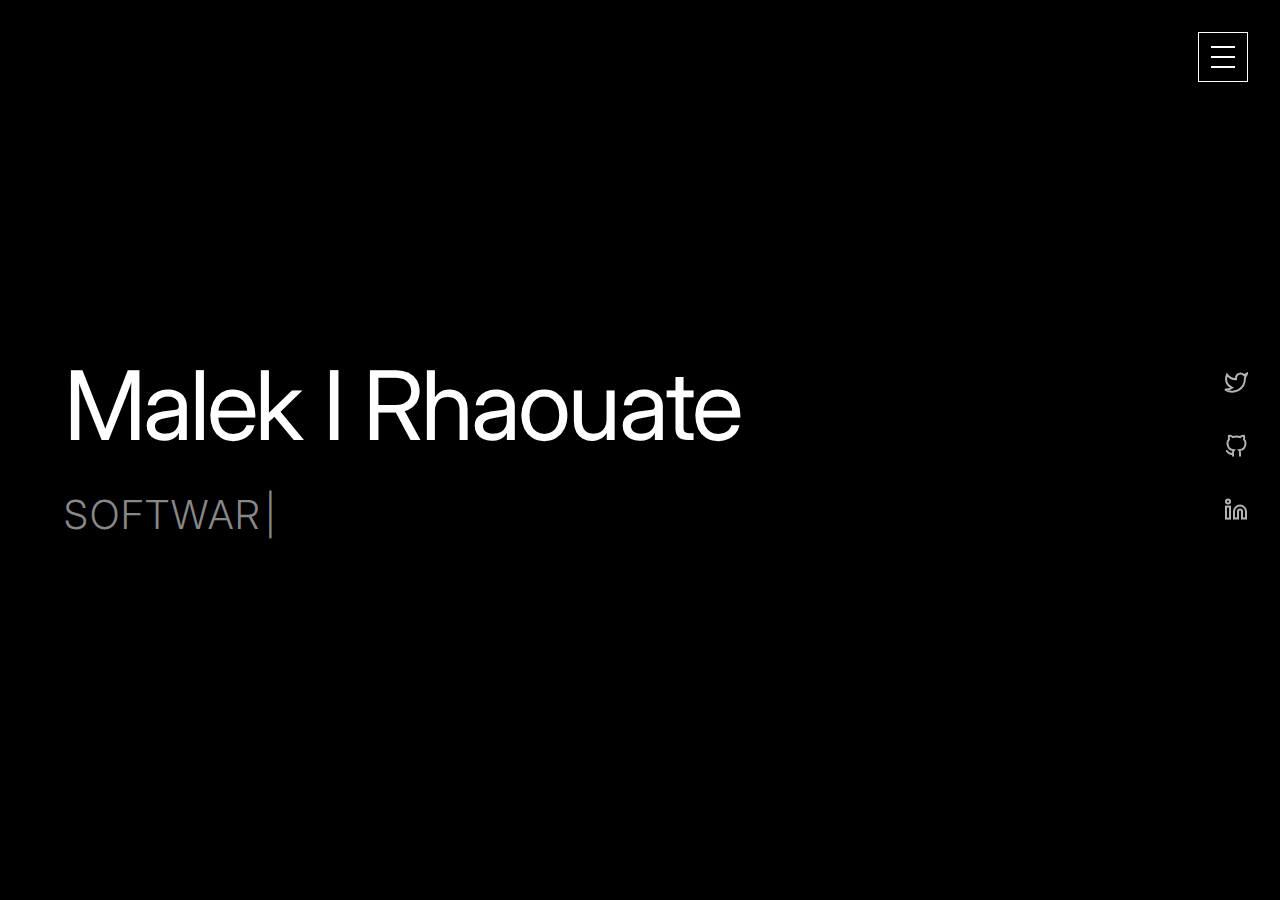
<file: index.html>
<!DOCTYPE html>
<html lang="en">
<head>
    <meta charset="UTF-8">
    <meta name="viewport" content="width=device-width, initial-scale=1.0">
    <title>Malek I Rhaouate | rmalek</title>
    <link rel="stylesheet" href="styles.css">
    <link rel="preconnect" href="https://fonts.googleapis.com">
    <link rel="preconnect" href="https://fonts.gstatic.com" crossorigin>
    <link href="https://fonts.googleapis.com/css2?family=Inter:wght@300;400;500;600;700&family=JetBrains+Mono:wght@400;500;600&display=swap" rel="stylesheet">
</head>
<body>
    <!-- Burger Menu -->
    <button class="burger-menu" id="burger-menu" aria-label="Toggle menu">
                <span></span>
                <span></span>
                <span></span>
            </button>

    <!-- Navigation Overlay -->
    <nav class="nav-overlay" id="nav-overlay">
        <div class="nav-content">
            <ul class="nav-menu" id="nav-menu">
                <li><a href="index.html" class="nav-link" data-text="Home">Home</a></li>
                <li><a href="about.html" class="nav-link" data-text="About">About</a></li>
                <li><a href="work.html" class="nav-link" data-text="Work">Work</a></li>
                <li><a href="blog.html" class="nav-link" data-text="Blog">Blog</a></li>
                <li><a href="contact.html" class="nav-link" data-text="Contact">Contact</a></li>
            </ul>
        </div>
    </nav>

    <!-- Social Icons -->
    <div class="social-icons">
        <a href="https://twitter.com" target="_blank" class="social-icon" aria-label="Twitter">
            <svg width="24" height="24" viewBox="0 0 24 24" fill="none" stroke="currentColor" stroke-width="2">
                <path d="M23 3a10.9 10.9 0 0 1-3.14 1.53 4.48 4.48 0 0 0-7.86 3v1A10.66 10.66 0 0 1 3 4s-4 9 5 13a11.64 11.64 0 0 1-7 2c9 5 20 0 20-11.5a4.5 4.5 0 0 0-.08-.83A7.72 7.72 0 0 0 23 3z"/>
            </svg>
        </a>
        <a href="https://github.com" target="_blank" class="social-icon" aria-label="GitHub">
            <svg width="24" height="24" viewBox="0 0 24 24" fill="none" stroke="currentColor" stroke-width="2">
                <path d="M9 19c-5 1.5-5-2.5-7-3m14 6v-3.87a3.37 3.37 0 0 0-.94-2.61c3.14-.35 6.44-1.54 6.44-7A5.44 5.44 0 0 0 20 4.77 5.07 5.07 0 0 0 19.91 1S18.73.65 16 2.48a13.38 13.38 0 0 0-7 0C6.27.65 5.09 1 5.09 1A5.07 5.07 0 0 0 5 4.77a5.44 5.44 0 0 0-1.5 3.78c0 5.42 3.3 6.61 6.44 7A3.37 3.37 0 0 0 9 18.13V22"/>
            </svg>
        </a>
        <a href="https://linkedin.com" target="_blank" class="social-icon" aria-label="LinkedIn">
            <svg width="24" height="24" viewBox="0 0 24 24" fill="none" stroke="currentColor" stroke-width="2">
                <path d="M16 8a6 6 0 0 1 6 6v7h-4v-7a2 2 0 0 0-2-2 2 2 0 0 0-2 2v7h-4v-7a6 6 0 0 1 6-6z"/>
                <rect x="2" y="9" width="4" height="12"/>
                <circle cx="4" cy="4" r="2"/>
            </svg>
        </a>
    </div>

    <!-- Hero Section -->
    <main class="hero-main">
        <div class="hero-content">
            <h1 class="hero-name">Malek I Rhaouate</h1>
            <p class="hero-tagline">
                <span class="typing-text" id="typing-text"></span>
                <span class="typing-cursor">|</span>
            </p>
        </div>
    </main>

    <script src="script.js"></script>
</body>
</html>
</file>
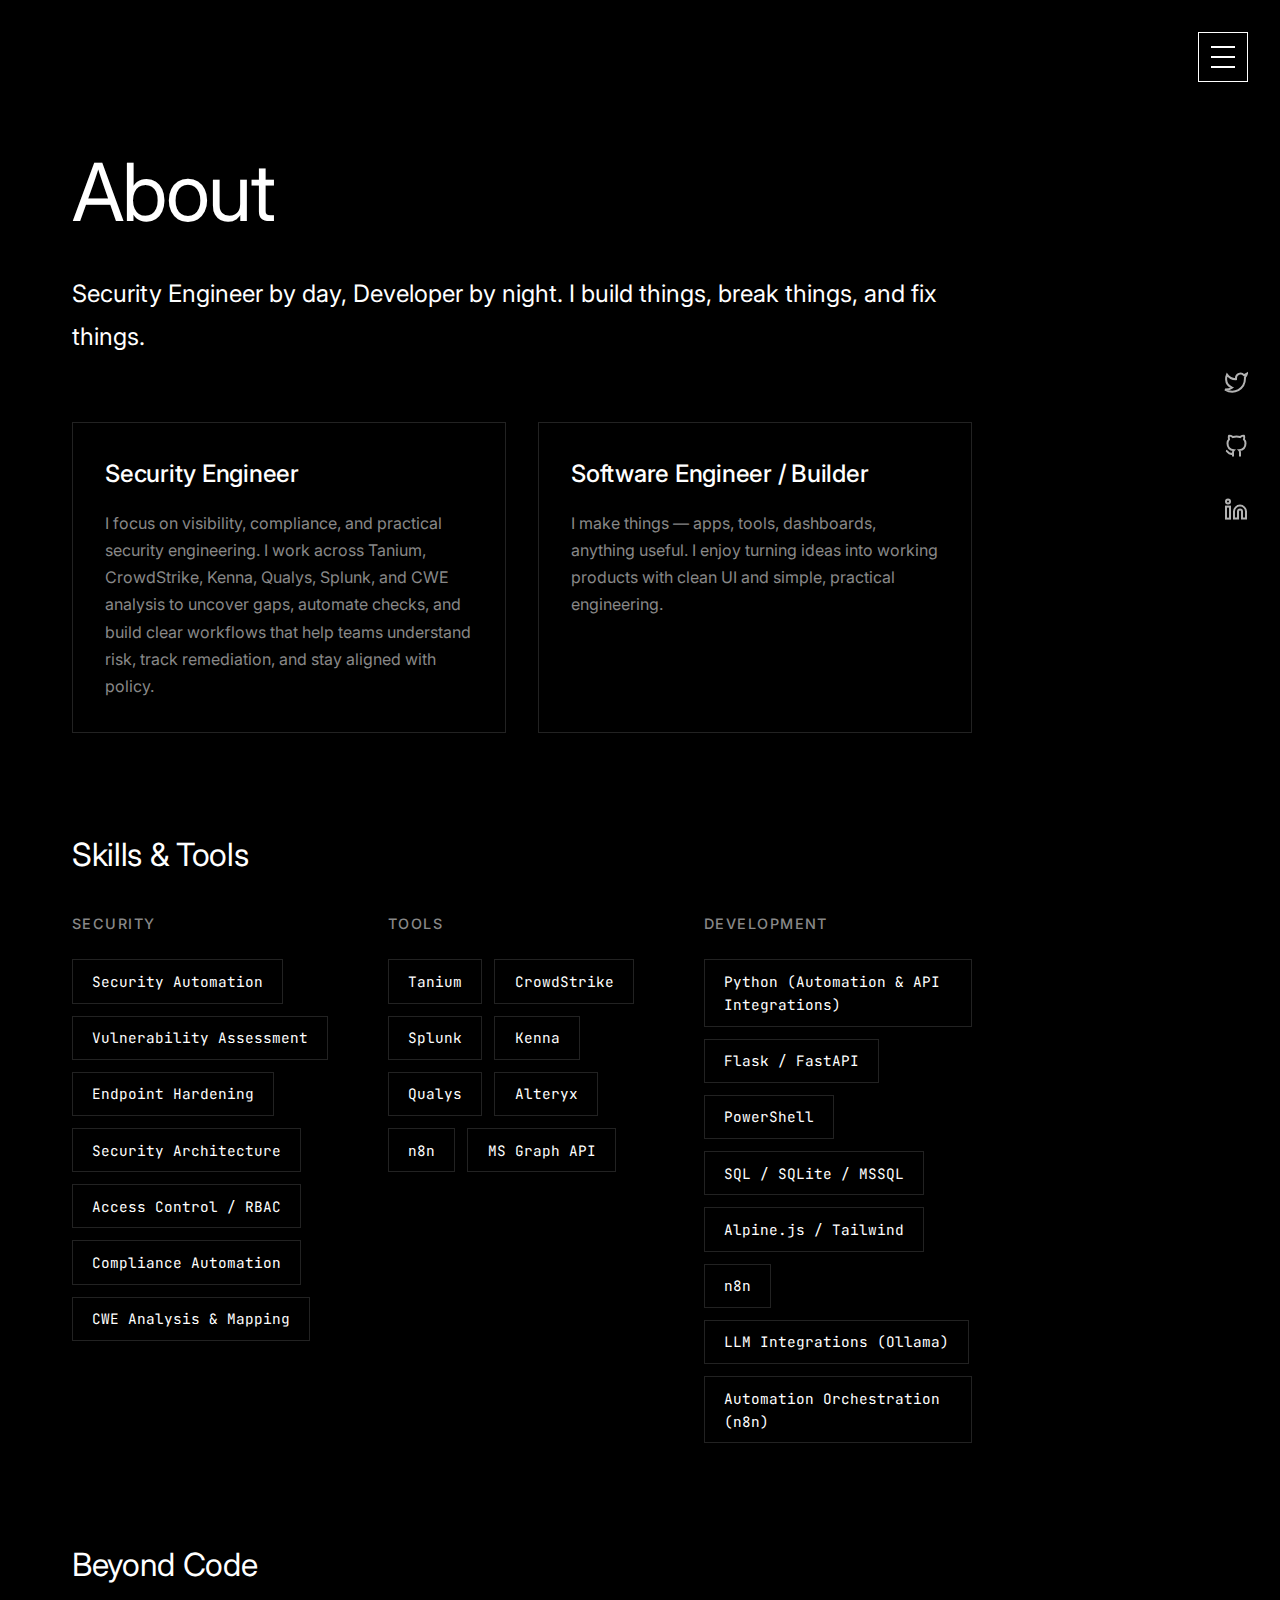
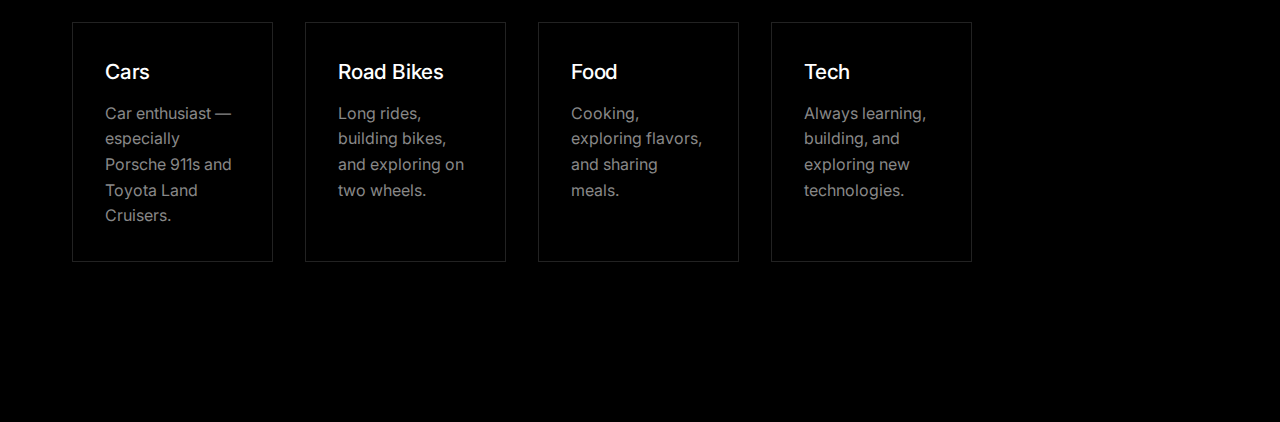
<file: about.html>
<!DOCTYPE html>
<html lang="en">
<head>
    <meta charset="UTF-8">
    <meta name="viewport" content="width=device-width, initial-scale=1.0">
    <title>About | rmalek</title>
    <link rel="stylesheet" href="styles.css">
    <link rel="preconnect" href="https://fonts.googleapis.com">
    <link rel="preconnect" href="https://fonts.gstatic.com" crossorigin>
    <link href="https://fonts.googleapis.com/css2?family=Inter:wght@300;400;500;600;700&family=JetBrains+Mono:wght@400;500;600&display=swap" rel="stylesheet">
</head>
<body>
    <!-- Burger Menu -->
    <button class="burger-menu" id="burger-menu" aria-label="Toggle menu">
        <span></span>
        <span></span>
        <span></span>
    </button>

    <!-- Navigation Overlay -->
    <nav class="nav-overlay" id="nav-overlay">
        <div class="nav-content">
            <ul class="nav-menu" id="nav-menu">
                <li><a href="index.html" class="nav-link" data-text="Home">Home</a></li>
                <li><a href="about.html" class="nav-link" data-text="About">About</a></li>
                <li><a href="work.html" class="nav-link" data-text="Work">Work</a></li>
                <li><a href="blog.html" class="nav-link" data-text="Blog">Blog</a></li>
                <li><a href="contact.html" class="nav-link" data-text="Contact">Contact</a></li>
            </ul>
        </div>
    </nav>

    <!-- Social Icons -->
    <div class="social-icons">
        <a href="https://twitter.com" target="_blank" class="social-icon" aria-label="Twitter">
            <svg width="24" height="24" viewBox="0 0 24 24" fill="none" stroke="currentColor" stroke-width="2">
                <path d="M23 3a10.9 10.9 0 0 1-3.14 1.53 4.48 4.48 0 0 0-7.86 3v1A10.66 10.66 0 0 1 3 4s-4 9 5 13a11.64 11.64 0 0 1-7 2c9 5 20 0 20-11.5a4.5 4.5 0 0 0-.08-.83A7.72 7.72 0 0 0 23 3z"/>
            </svg>
        </a>
        <a href="https://github.com" target="_blank" class="social-icon" aria-label="GitHub">
            <svg width="24" height="24" viewBox="0 0 24 24" fill="none" stroke="currentColor" stroke-width="2">
                <path d="M9 19c-5 1.5-5-2.5-7-3m14 6v-3.87a3.37 3.37 0 0 0-.94-2.61c3.14-.35 6.44-1.54 6.44-7A5.44 5.44 0 0 0 20 4.77 5.07 5.07 0 0 0 19.91 1S18.73.65 16 2.48a13.38 13.38 0 0 0-7 0C6.27.65 5.09 1 5.09 1A5.07 5.07 0 0 0 5 4.77a5.44 5.44 0 0 0-1.5 3.78c0 5.42 3.3 6.61 6.44 7A3.37 3.37 0 0 0 9 18.13V22"/>
            </svg>
        </a>
        <a href="https://linkedin.com" target="_blank" class="social-icon" aria-label="LinkedIn">
            <svg width="24" height="24" viewBox="0 0 24 24" fill="none" stroke="currentColor" stroke-width="2">
                <path d="M16 8a6 6 0 0 1 6 6v7h-4v-7a2 2 0 0 0-2-2 2 2 0 0 0-2 2v7h-4v-7a6 6 0 0 1 6-6z"/>
                <rect x="2" y="9" width="4" height="12"/>
                <circle cx="4" cy="4" r="2"/>
            </svg>
        </a>
    </div>

    <!-- About Content -->
    <main class="page-content">
        <div class="container">
            <h1 class="page-title">About</h1>
            
            <div class="about-section">
                <p class="about-intro">
                    Security Engineer by day, Developer by night. I build things, break things, and fix things.
                </p>
                
                <div class="about-grid">
                    <div class="about-card">
                        <h2>Security Engineer</h2>
                        <p>I focus on visibility, compliance, and practical security engineering. I work across Tanium, CrowdStrike, Kenna, Qualys, Splunk, and CWE analysis to uncover gaps, automate checks, and build clear workflows that help teams understand risk, track remediation, and stay aligned with policy.</p>
                    </div>
                    
                    <div class="about-card">
                        <h2>Software Engineer / Builder</h2>
                        <p>I make things — apps, tools, dashboards, anything useful. I enjoy turning ideas into working products with clean UI and simple, practical engineering.</p>
                    </div>
                </div>

                <div class="skills-section">
                    <h2 class="section-heading">Skills &amp; Tools</h2>
                    <div class="skills-grid">
                        <div class="skill-category">
                            <h3>Security</h3>
                            <div class="skill-tags">
                                <span class="skill-tag">Security Automation</span>
                                <span class="skill-tag">Vulnerability Assessment</span>
                                <span class="skill-tag">Endpoint Hardening</span>
                                <span class="skill-tag">Security Architecture</span>
                                <span class="skill-tag">Access Control / RBAC</span>
                                <span class="skill-tag">Compliance Automation</span>
                                <span class="skill-tag">CWE Analysis &amp; Mapping</span>
                            </div>
                        </div>
                        
                        <div class="skill-category">
                            <h3>Tools</h3>
                            <div class="skill-tags">
                                <span class="skill-tag">Tanium</span>
                                <span class="skill-tag">CrowdStrike</span>
                                <span class="skill-tag">Splunk</span>
                                <span class="skill-tag">Kenna</span>
                                <span class="skill-tag">Qualys</span>
                                <span class="skill-tag">Alteryx</span>
                                <span class="skill-tag">n8n</span>
                                <span class="skill-tag">MS Graph API</span>
                            </div>
                        </div>
                        
                        <div class="skill-category">
                            <h3>Development</h3>
                            <div class="skill-tags">
                                <span class="skill-tag">Python (Automation &amp; API Integrations)</span>
                                <span class="skill-tag">Flask / FastAPI</span>
                                <span class="skill-tag">PowerShell</span>
                                <span class="skill-tag">SQL / SQLite / MSSQL</span>
                                <span class="skill-tag">Alpine.js / Tailwind</span>
                                <span class="skill-tag">n8n</span>
                                <span class="skill-tag">LLM Integrations (Ollama)</span>
                                <span class="skill-tag"> Automation Orchestration (n8n)</span>
                            </div>
                        </div>

                </div>

                <div class="interests-section">
                    <h2 class="section-heading">Beyond Code</h2>
                    <div class="interests-grid">
                        <div class="interest-item">
                            <h3>Cars</h3>
                            <p>Car enthusiast — especially Porsche 911s and Toyota Land Cruisers.</p>
                        </div>
                        <div class="interest-item">
                            <h3>Road Bikes</h3>
                            <p>Long rides, building bikes, and exploring on two wheels.</p>
                        </div>
                        <div class="interest-item">
                            <h3>Food</h3>
                            <p>Cooking, exploring flavors, and sharing meals.</p>
                        </div>
                        <div class="interest-item">
                            <h3>Tech</h3>
                            <p>Always learning, building, and exploring new technologies.</p>
                        </div>
                    </div>
                </div>
            </div>
        </div>
    </main>

    <script src="script.js"></script>
</body>
</html>
</file>
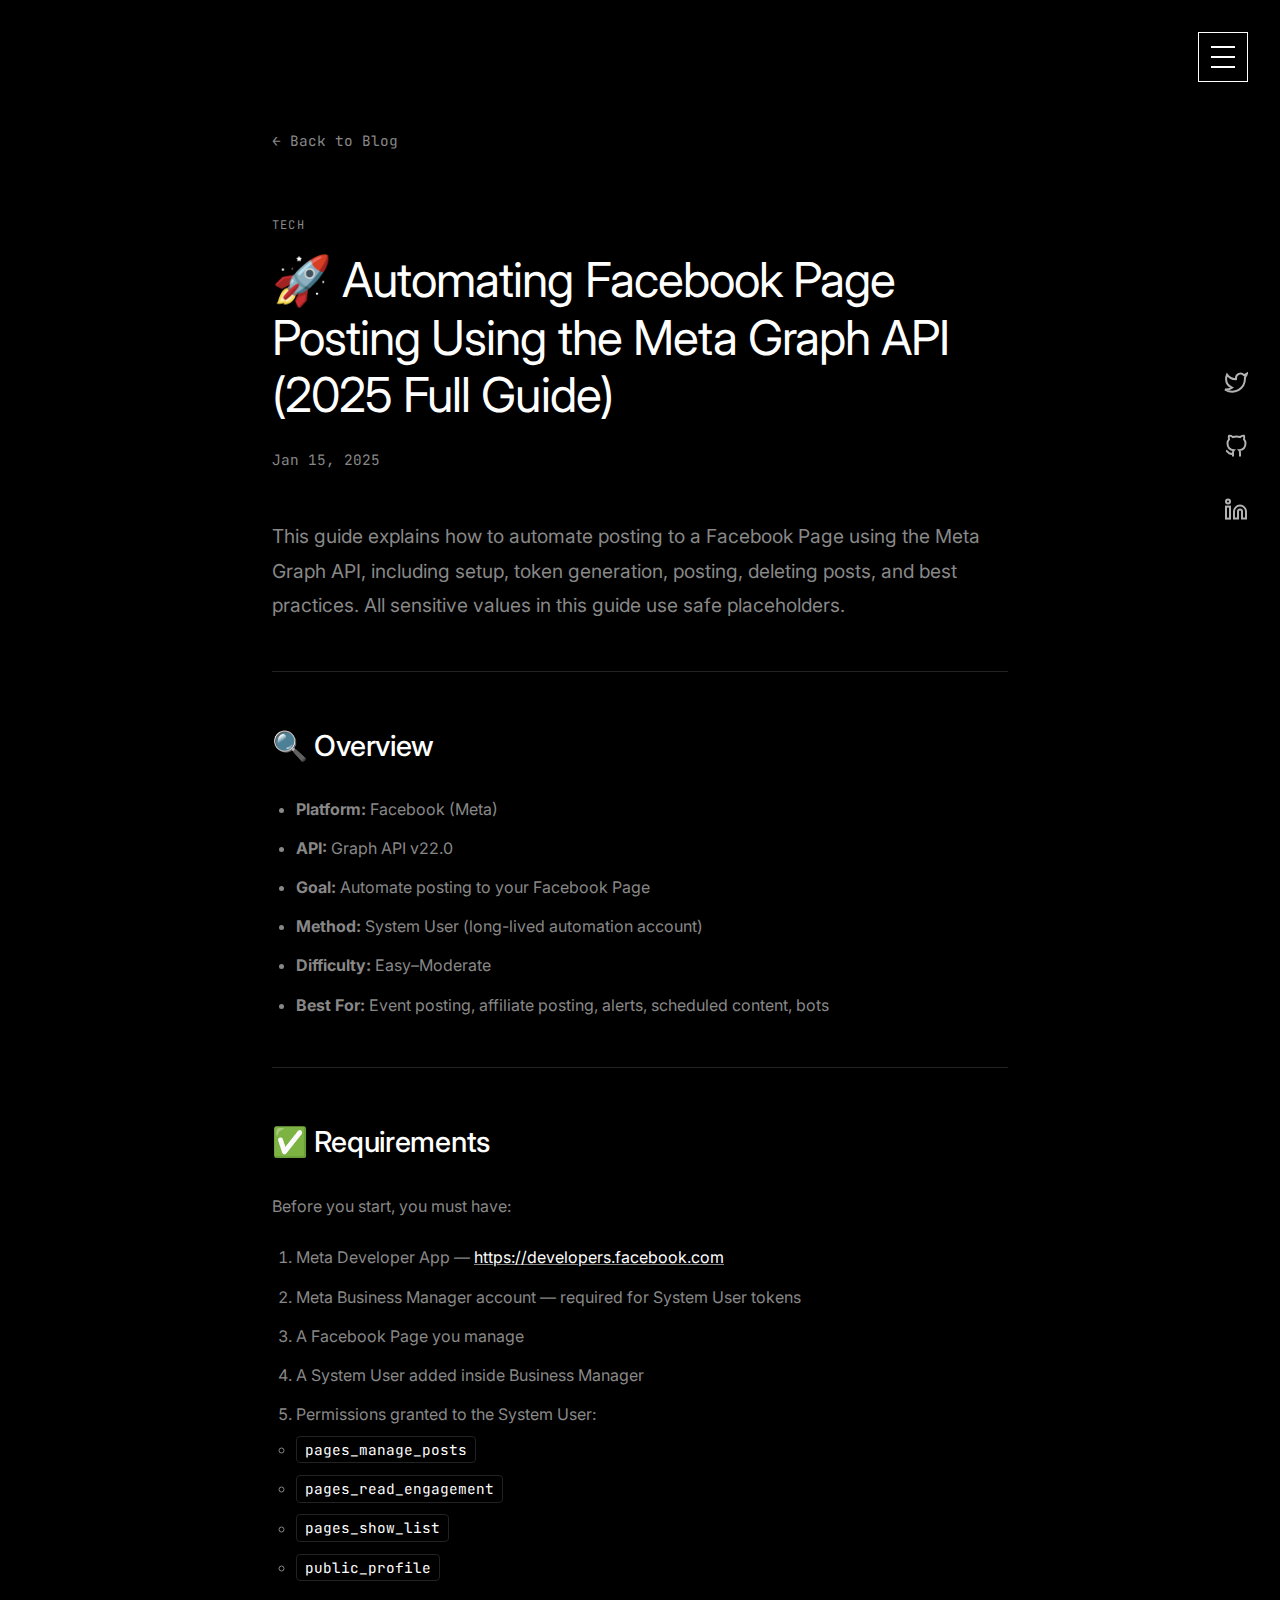
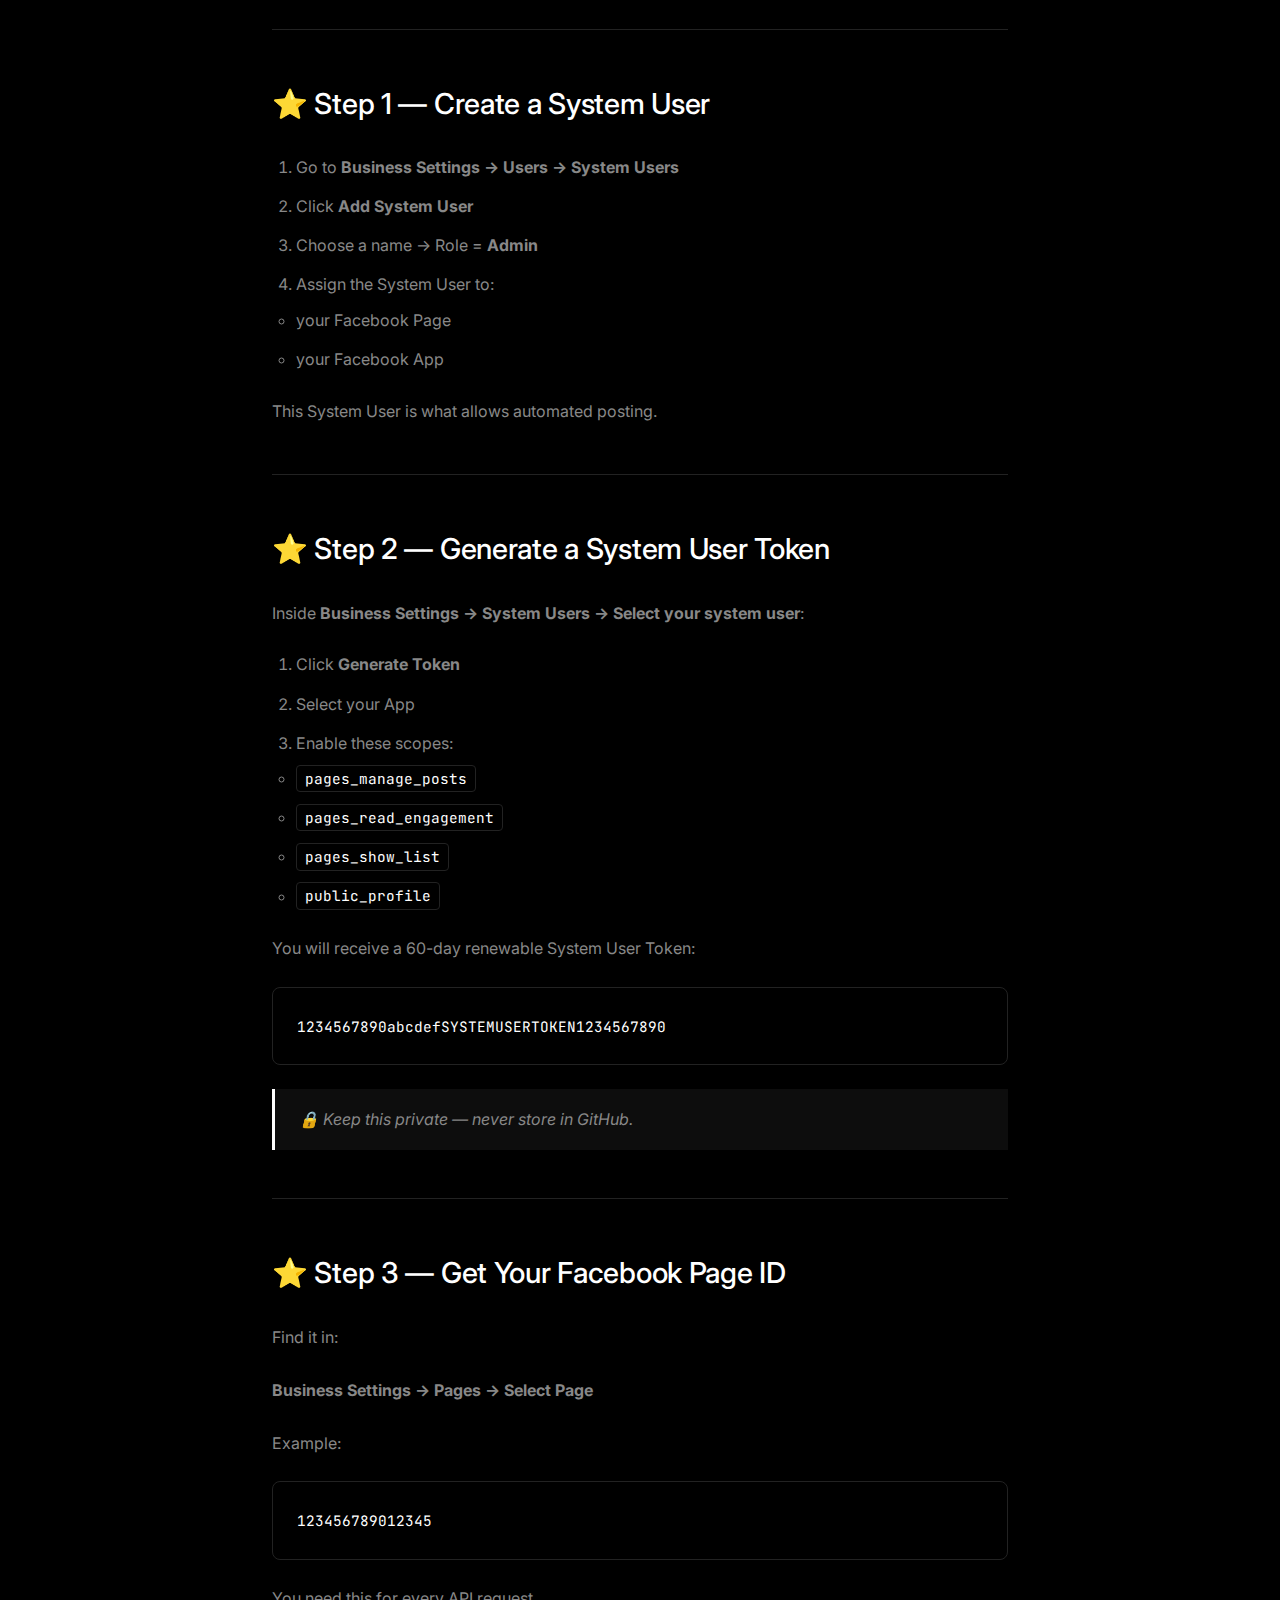
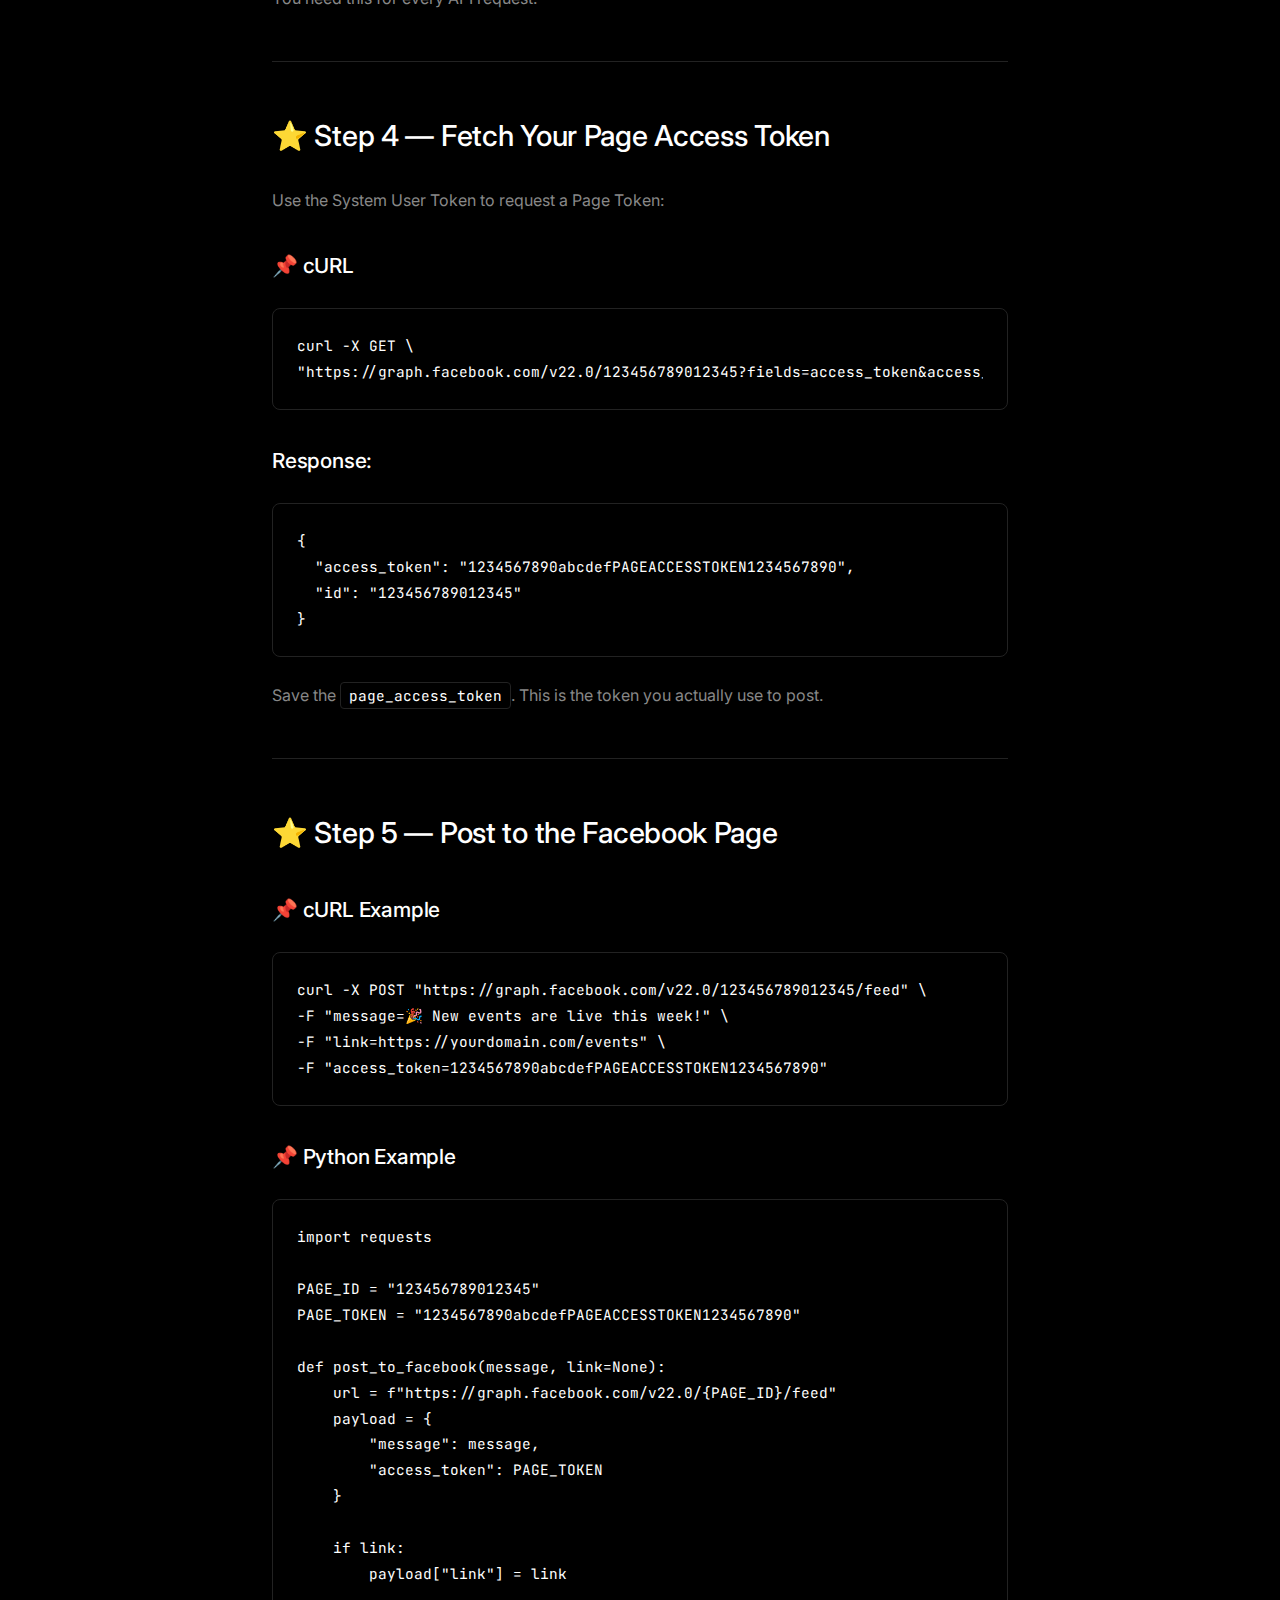
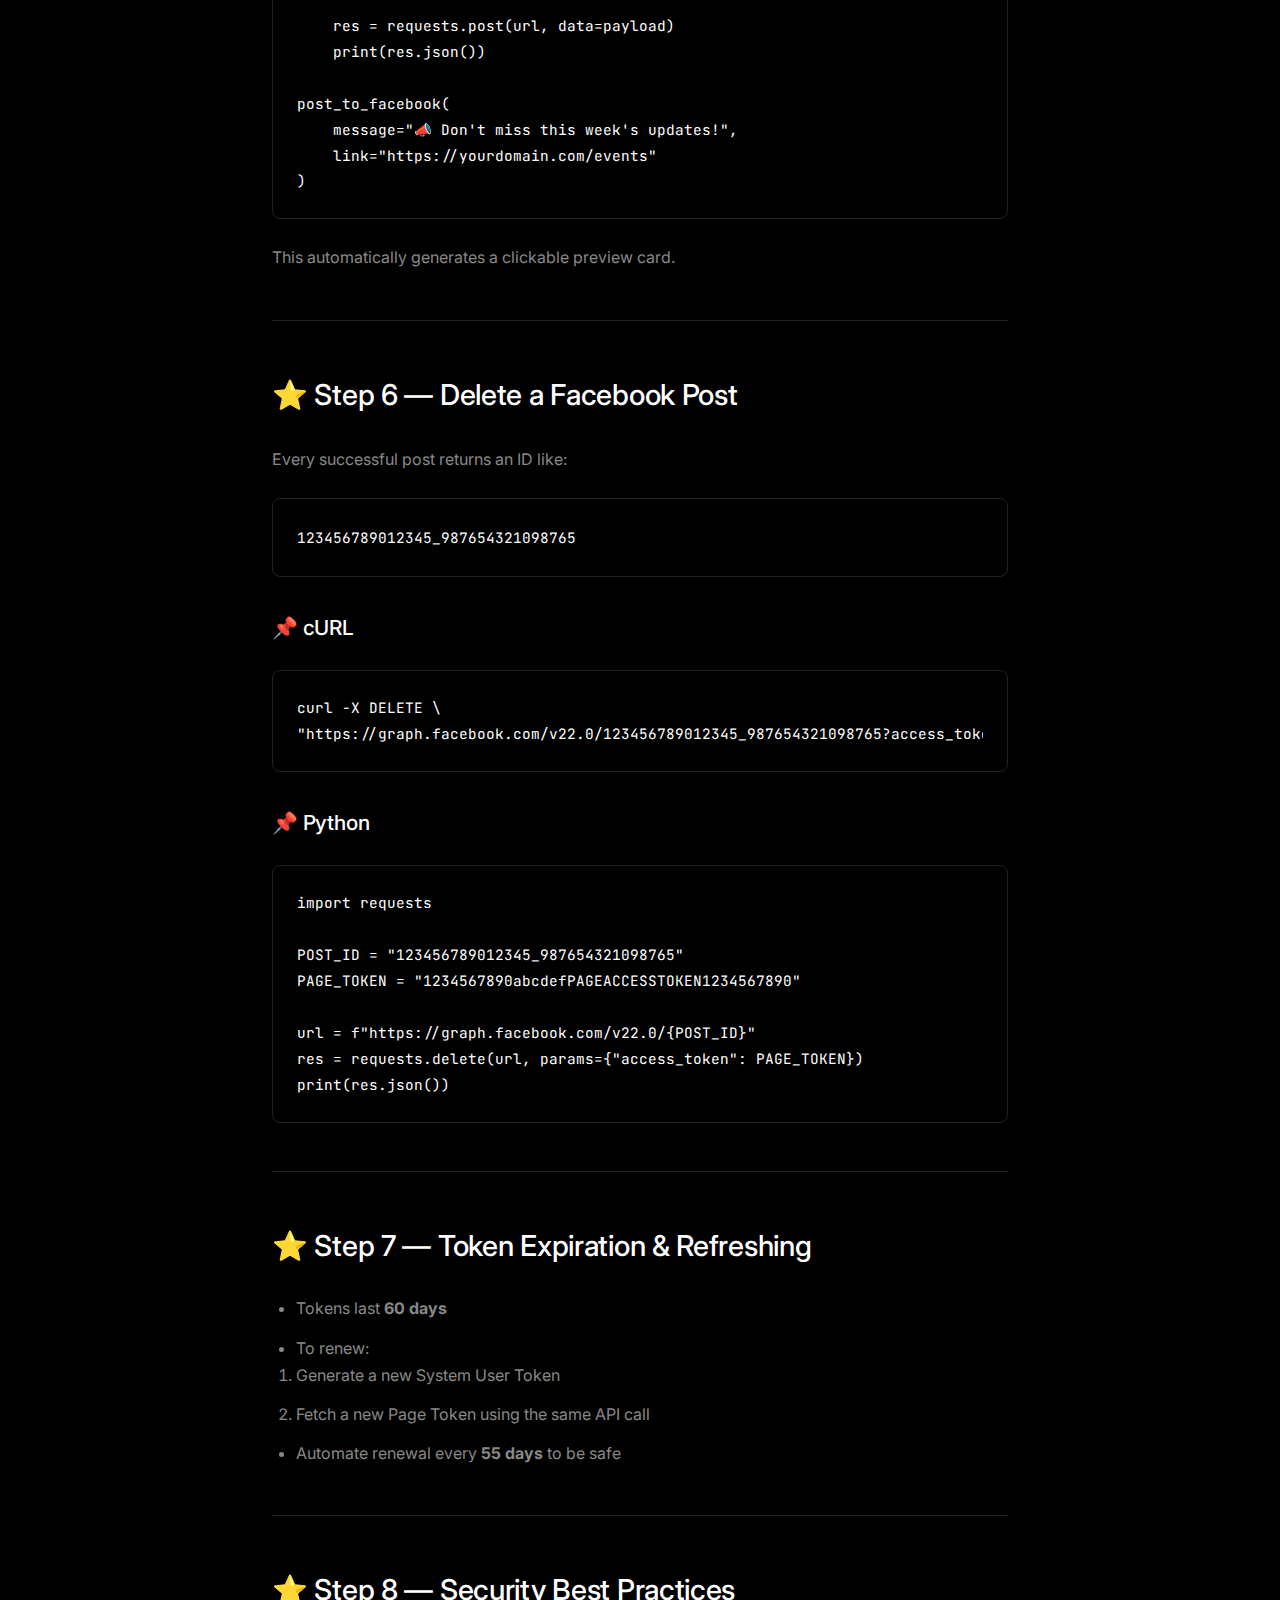
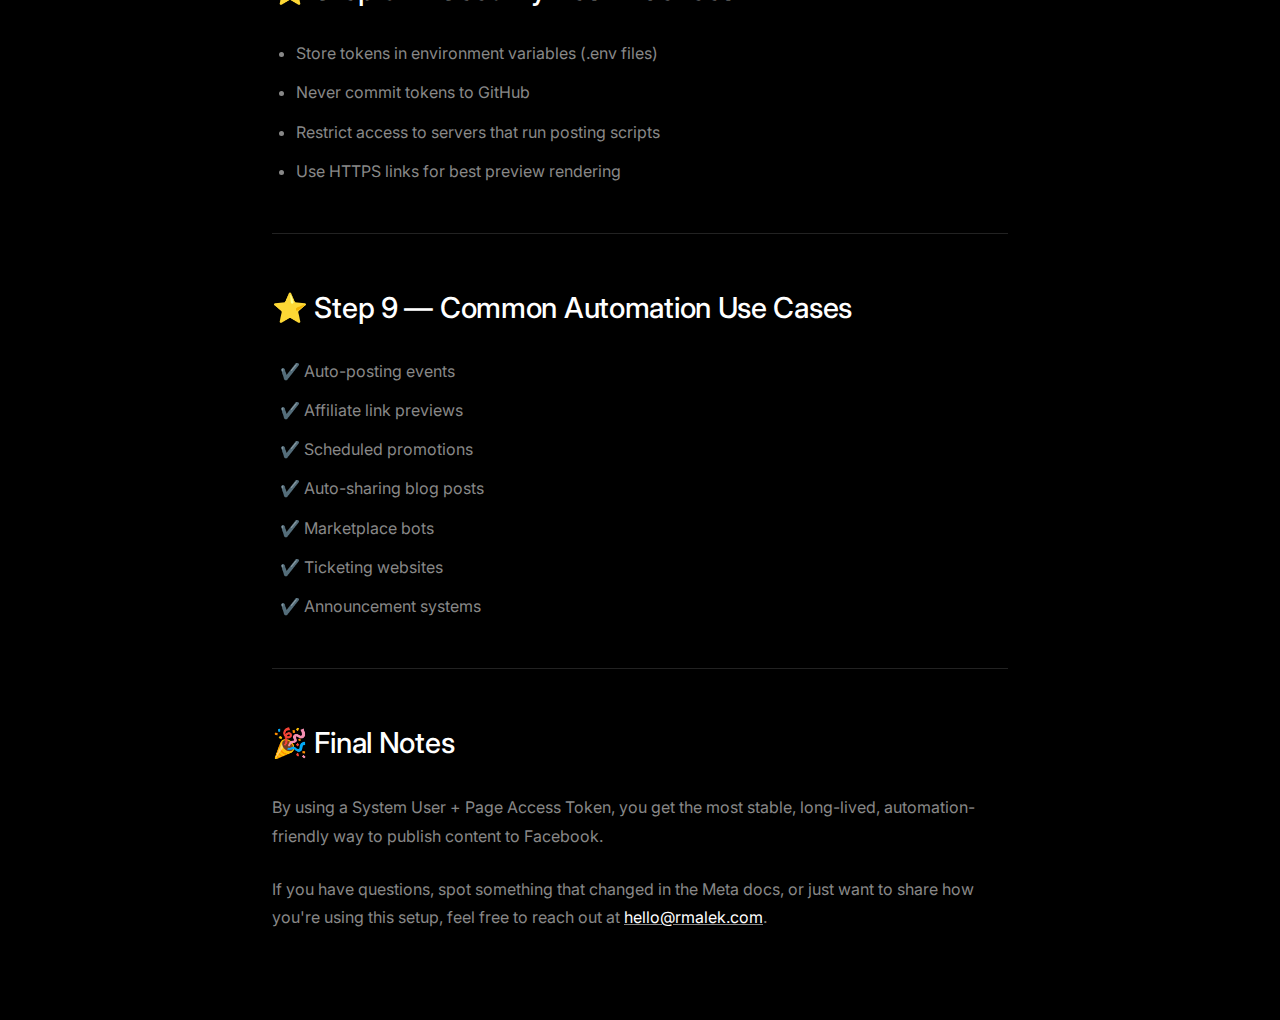
<file: blog-facebook-api-automation.html>
<!DOCTYPE html>
<html lang="en">
<head>
    <meta charset="UTF-8">
    <meta name="viewport" content="width=device-width, initial-scale=1.0">
    <title>Automating Facebook Page Posting Using the Meta Graph API | rmalek</title>
    <meta name="description" content="Step-by-step 2025 guide to automating Facebook Page posting using the Meta Graph API. Learn how to create a Meta app, generate System User and Page tokens, post and delete posts with cURL and Python, and follow security best practices.">
    <link rel="stylesheet" href="styles.css">
    <link rel="preconnect" href="https://fonts.googleapis.com">
    <link rel="preconnect" href="https://fonts.gstatic.com" crossorigin>
    <link href="https://fonts.googleapis.com/css2?family=Inter:wght@300;400;500;600;700&family=JetBrains+Mono:wght@400;500;600&display=swap" rel="stylesheet">
    <script type="application/ld+json">
    {
      "@context": "https://schema.org",
      "@type": "Article",
      "headline": "Automating Facebook Page Posting Using the Meta Graph API (2025 Full Guide)",
      "author": {
        "@type": "Person",
        "name": "Malek Rhaouate"
      },
      "datePublished": "2025-01-15",
      "dateModified": "2025-01-15",
      "description": "Step-by-step 2025 guide to automating Facebook Page posting using the Meta Graph API. Includes Meta app setup, System User and Page tokens, cURL/Python examples, and security best practices.",
      "mainEntityOfPage": {
        "@type": "WebPage",
        "@id": "https://rmalek.com/blog-facebook-api-automation.html"
      }
    }
    </script>
</head>
<body>
    <!-- Burger Menu -->
    <button class="burger-menu" id="burger-menu" aria-label="Toggle menu">
        <span></span>
        <span></span>
        <span></span>
    </button>

    <!-- Navigation Overlay -->
    <nav class="nav-overlay" id="nav-overlay">
        <div class="nav-content">
            <ul class="nav-menu" id="nav-menu">
                <li><a href="index.html" class="nav-link" data-text="Home">Home</a></li>
                <li><a href="about.html" class="nav-link" data-text="About">About</a></li>
                <li><a href="work.html" class="nav-link" data-text="Work">Work</a></li>
                <li><a href="blog.html" class="nav-link" data-text="Blog">Blog</a></li>
                <li><a href="contact.html" class="nav-link" data-text="Contact">Contact</a></li>
            </ul>
        </div>
    </nav>

    <!-- Social Icons -->
    <div class="social-icons">
        <a href="https://twitter.com" target="_blank" class="social-icon" aria-label="Twitter">
            <svg width="24" height="24" viewBox="0 0 24 24" fill="none" stroke="currentColor" stroke-width="2">
                <path d="M23 3a10.9 10.9 0 0 1-3.14 1.53 4.48 4.48 0 0 0-7.86 3v1A10.66 10.66 0 0 1 3 4s-4 9 5 13a11.64 11.64 0 0 1-7 2c9 5 20 0 20-11.5a4.5 4.5 0 0 0-.08-.83A7.72 7.72 0 0 0 23 3z"/>
            </svg>
        </a>
        <a href="https://github.com" target="_blank" class="social-icon" aria-label="GitHub">
            <svg width="24" height="24" viewBox="0 0 24 24" fill="none" stroke="currentColor" stroke-width="2">
                <path d="M9 19c-5 1.5-5-2.5-7-3m14 6v-3.87a3.37 3.37 0 0 0-.94-2.61c3.14-.35 6.44-1.54 6.44-7A5.44 5.44 0 0 0 20 4.77 5.07 5.07 0 0 0 19.91 1S18.73.65 16 2.48a13.38 13.38 0 0 0-7 0C6.27.65 5.09 1 5.09 1A5.07 5.07 0 0 0 5 4.77a5.44 5.44 0 0 0-1.5 3.78c0 5.42 3.3 6.61 6.44 7A3.37 3.37 0 0 0 9 18.13V22"/>
            </svg>
        </a>
        <a href="https://linkedin.com" target="_blank" class="social-icon" aria-label="LinkedIn">
            <svg width="24" height="24" viewBox="0 0 24 24" fill="none" stroke="currentColor" stroke-width="2">
                <path d="M16 8a6 6 0 0 1 6 6v7h-4v-7a2 2 0 0 0-2-2 2 2 0 0 0-2 2v7h-4v-7a6 6 0 0 1 6-6z"/>
                <rect x="2" y="9" width="4" height="12"/>
                <circle cx="4" cy="4" r="2"/>
            </svg>
        </a>
    </div>

    <!-- Blog Post Content -->
    <main class="page-content">
        <div class="container blog-post-container">
            <a href="blog.html" class="back-to-blog">← Back to Blog</a>
            
            <article class="blog-post">
                <div class="blog-post-header">
                    <div class="blog-post-category">Tech</div>
                    <h1 class="blog-post-title">🚀 Automating Facebook Page Posting Using the Meta Graph API (2025 Full Guide)</h1>
                    <div class="blog-post-meta">
                        <span class="blog-post-date">Jan 15, 2025</span>
                    </div>
                </div>

                <div class="blog-post-content">
                    <p class="blog-intro">This guide explains how to automate posting to a Facebook Page using the Meta Graph API, including setup, token generation, posting, deleting posts, and best practices. All sensitive values in this guide use safe placeholders.</p>

                    <hr class="blog-divider">

                    <h2>🔍 Overview</h2>
                    <ul class="blog-list">
                        <li><strong>Platform:</strong> Facebook (Meta)</li>
                        <li><strong>API:</strong> Graph API v22.0</li>
                        <li><strong>Goal:</strong> Automate posting to your Facebook Page</li>
                        <li><strong>Method:</strong> System User (long-lived automation account)</li>
                        <li><strong>Difficulty:</strong> Easy–Moderate</li>
                        <li><strong>Best For:</strong> Event posting, affiliate posting, alerts, scheduled content, bots</li>
                    </ul>

                    <hr class="blog-divider">

                    <h2>✅ Requirements</h2>
                    <p>Before you start, you must have:</p>
                    <ol class="blog-list">
                        <li>Meta Developer App — <a href="https://developers.facebook.com" target="_blank">https://developers.facebook.com</a></li>
                        <li>Meta Business Manager account — required for System User tokens</li>
                        <li>A Facebook Page you manage</li>
                        <li>A System User added inside Business Manager</li>
                        <li>Permissions granted to the System User:
                            <ul>
                                <li><code>pages_manage_posts</code></li>
                                <li><code>pages_read_engagement</code></li>
                                <li><code>pages_show_list</code></li>
                                <li><code>public_profile</code></li>
                            </ul>
                        </li>
                    </ol>

                    <hr class="blog-divider">

                    <h2>⭐ Step 1 — Create a System User</h2>
                    <ol class="blog-list">
                        <li>Go to <strong>Business Settings → Users → System Users</strong></li>
                        <li>Click <strong>Add System User</strong></li>
                        <li>Choose a name → Role = <strong>Admin</strong></li>
                        <li>Assign the System User to:
                            <ul>
                                <li>your Facebook Page</li>
                                <li>your Facebook App</li>
                            </ul>
                        </li>
                    </ol>
                    <p>This System User is what allows automated posting.</p>

                    <hr class="blog-divider">

                    <h2>⭐ Step 2 — Generate a System User Token</h2>
                    <p>Inside <strong>Business Settings → System Users → Select your system user</strong>:</p>
                    <ol class="blog-list">
                        <li>Click <strong>Generate Token</strong></li>
                        <li>Select your App</li>
                        <li>Enable these scopes:
                            <ul>
                                <li><code>pages_manage_posts</code></li>
                                <li><code>pages_read_engagement</code></li>
                                <li><code>pages_show_list</code></li>
                                <li><code>public_profile</code></li>
                            </ul>
                        </li>
                    </ol>
                    <p>You will receive a 60-day renewable System User Token:</p>
                    <div class="code-block">
                        <code>1234567890abcdefSYSTEMUSERTOKEN1234567890</code>
                    </div>
                    <p class="blog-warning">🔒 Keep this private — never store in GitHub.</p>

                    <hr class="blog-divider">

                    <h2>⭐ Step 3 — Get Your Facebook Page ID</h2>
                    <p>Find it in:</p>
                    <p><strong>Business Settings → Pages → Select Page</strong></p>
                    <p>Example:</p>
                    <div class="code-block">
                        <code>123456789012345</code>
                    </div>
                    <p>You need this for every API request.</p>

                    <hr class="blog-divider">

                    <h2>⭐ Step 4 — Fetch Your Page Access Token</h2>
                    <p>Use the System User Token to request a Page Token:</p>
                    
                    <h3>📌 cURL</h3>
                    <div class="code-block">
                        <pre><code>curl -X GET \
"https://graph.facebook.com/v22.0/123456789012345?fields=access_token&access_token=1234567890abcdefSYSTEMUSERTOKEN1234567890"</code></pre>
                    </div>

                    <h3>Response:</h3>
                    <div class="code-block">
                        <pre><code>{
  "access_token": "1234567890abcdefPAGEACCESSTOKEN1234567890",
  "id": "123456789012345"
}</code></pre>
                    </div>
                    <p>Save the <code>page_access_token</code>. This is the token you actually use to post.</p>

                    <hr class="blog-divider">

                    <h2>⭐ Step 5 — Post to the Facebook Page</h2>
                    
                    <h3>📌 cURL Example</h3>
                    <div class="code-block">
                        <pre><code>curl -X POST "https://graph.facebook.com/v22.0/123456789012345/feed" \
-F "message=🎉 New events are live this week!" \
-F "link=https://yourdomain.com/events" \
-F "access_token=1234567890abcdefPAGEACCESSTOKEN1234567890"</code></pre>
                    </div>

                    <h3>📌 Python Example</h3>
                    <div class="code-block">
                        <pre><code>import requests

PAGE_ID = "123456789012345"
PAGE_TOKEN = "1234567890abcdefPAGEACCESSTOKEN1234567890"

def post_to_facebook(message, link=None):
    url = f"https://graph.facebook.com/v22.0/{PAGE_ID}/feed"
    payload = {
        "message": message,
        "access_token": PAGE_TOKEN
    }

    if link:
        payload["link"] = link

    res = requests.post(url, data=payload)
    print(res.json())

post_to_facebook(
    message="📣 Don't miss this week's updates!",
    link="https://yourdomain.com/events"
)</code></pre>
                    </div>
                    <p>This automatically generates a clickable preview card.</p>

                    <hr class="blog-divider">

                    <h2>⭐ Step 6 — Delete a Facebook Post</h2>
                    <p>Every successful post returns an ID like:</p>
                    <div class="code-block">
                        <code>123456789012345_987654321098765</code>
                    </div>

                    <h3>📌 cURL</h3>
                    <div class="code-block">
                        <pre><code>curl -X DELETE \
"https://graph.facebook.com/v22.0/123456789012345_987654321098765?access_token=1234567890abcdefPAGEACCESSTOKEN1234567890"</code></pre>
                    </div>

                    <h3>📌 Python</h3>
                    <div class="code-block">
                        <pre><code>import requests

POST_ID = "123456789012345_987654321098765"
PAGE_TOKEN = "1234567890abcdefPAGEACCESSTOKEN1234567890"

url = f"https://graph.facebook.com/v22.0/{POST_ID}"
res = requests.delete(url, params={"access_token": PAGE_TOKEN})
print(res.json())</code></pre>
                    </div>

                    <hr class="blog-divider">

                    <h2>⭐ Step 7 — Token Expiration & Refreshing</h2>
                    <ul class="blog-list">
                        <li>Tokens last <strong>60 days</strong></li>
                        <li>To renew:
                            <ol>
                                <li>Generate a new System User Token</li>
                                <li>Fetch a new Page Token using the same API call</li>
                            </ol>
                        </li>
                        <li>Automate renewal every <strong>55 days</strong> to be safe</li>
                    </ul>

                    <hr class="blog-divider">

                    <h2>⭐ Step 8 — Security Best Practices</h2>
                    <ul class="blog-list">
                        <li>Store tokens in environment variables (.env files)</li>
                        <li>Never commit tokens to GitHub</li>
                        <li>Restrict access to servers that run posting scripts</li>
                        <li>Use HTTPS links for best preview rendering</li>
                    </ul>

                    <hr class="blog-divider">

                    <h2>⭐ Step 9 — Common Automation Use Cases</h2>
                    <ul class="blog-list blog-checklist">
                        <li>✔️ Auto-posting events</li>
                        <li>✔️ Affiliate link previews</li>
                        <li>✔️ Scheduled promotions</li>
                        <li>✔️ Auto-sharing blog posts</li>
                        <li>✔️ Marketplace bots</li>
                        <li>✔️ Ticketing websites</li>
                        <li>✔️ Announcement systems</li>
                    </ul>

                    <hr class="blog-divider">

                    <h2>🎉 Final Notes</h2>
                    <p>By using a System User + Page Access Token, you get the most stable, long-lived, automation-friendly way to publish content to Facebook.</p>
                    <p>If you have questions, spot something that changed in the Meta docs, or just want to share how you're using this setup, feel free to reach out at <a href="mailto:hello@rmalek.com">hello@rmalek.com</a>.</p>
                </div>
            </article>
        </div>
    </main>

    <script src="script.js"></script>
</body>
</html>
</file>
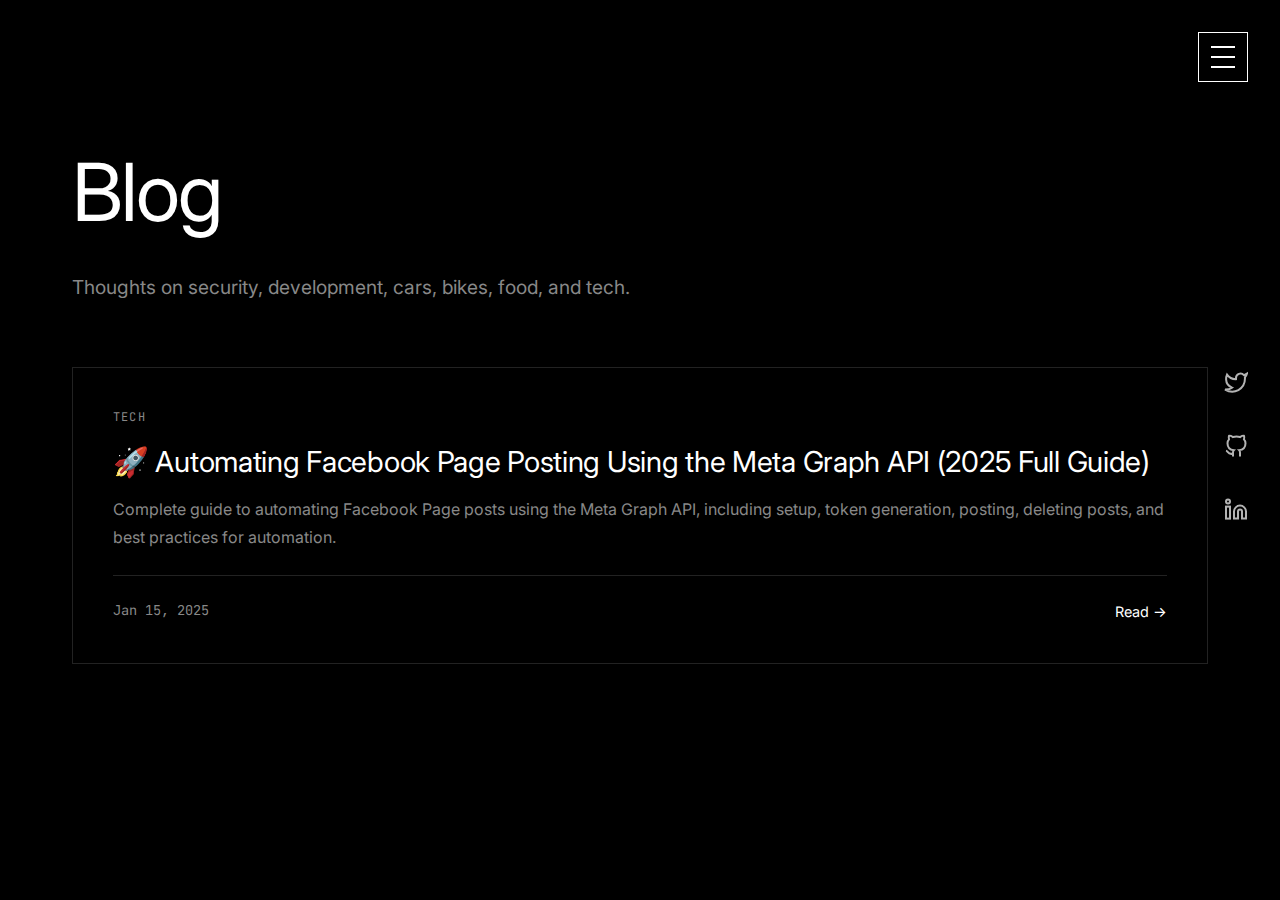
<file: blog.html>
<!DOCTYPE html>
<html lang="en">
<head>
    <meta charset="UTF-8">
    <meta name="viewport" content="width=device-width, initial-scale=1.0">
    <title>Blog | rmalek</title>
    <link rel="stylesheet" href="styles.css">
    <link rel="preconnect" href="https://fonts.googleapis.com">
    <link rel="preconnect" href="https://fonts.gstatic.com" crossorigin>
    <link href="https://fonts.googleapis.com/css2?family=Inter:wght@300;400;500;600;700&family=JetBrains+Mono:wght@400;500;600&display=swap" rel="stylesheet">
</head>
<body>
    <!-- Burger Menu -->
    <button class="burger-menu" id="burger-menu" aria-label="Toggle menu">
        <span></span>
        <span></span>
        <span></span>
    </button>

    <!-- Navigation Overlay -->
    <nav class="nav-overlay" id="nav-overlay">
        <div class="nav-content">
            <ul class="nav-menu" id="nav-menu">
                <li><a href="index.html" class="nav-link" data-text="Home">Home</a></li>
                <li><a href="about.html" class="nav-link" data-text="About">About</a></li>
                <li><a href="work.html" class="nav-link" data-text="Work">Work</a></li>
                <li><a href="blog.html" class="nav-link" data-text="Blog">Blog</a></li>
                <li><a href="contact.html" class="nav-link" data-text="Contact">Contact</a></li>
            </ul>
        </div>
    </nav>

    <!-- Social Icons -->
    <div class="social-icons">
        <a href="https://twitter.com" target="_blank" class="social-icon" aria-label="Twitter">
            <svg width="24" height="24" viewBox="0 0 24 24" fill="none" stroke="currentColor" stroke-width="2">
                <path d="M23 3a10.9 10.9 0 0 1-3.14 1.53 4.48 4.48 0 0 0-7.86 3v1A10.66 10.66 0 0 1 3 4s-4 9 5 13a11.64 11.64 0 0 1-7 2c9 5 20 0 20-11.5a4.5 4.5 0 0 0-.08-.83A7.72 7.72 0 0 0 23 3z"/>
            </svg>
        </a>
        <a href="https://github.com" target="_blank" class="social-icon" aria-label="GitHub">
            <svg width="24" height="24" viewBox="0 0 24 24" fill="none" stroke="currentColor" stroke-width="2">
                <path d="M9 19c-5 1.5-5-2.5-7-3m14 6v-3.87a3.37 3.37 0 0 0-.94-2.61c3.14-.35 6.44-1.54 6.44-7A5.44 5.44 0 0 0 20 4.77 5.07 5.07 0 0 0 19.91 1S18.73.65 16 2.48a13.38 13.38 0 0 0-7 0C6.27.65 5.09 1 5.09 1A5.07 5.07 0 0 0 5 4.77a5.44 5.44 0 0 0-1.5 3.78c0 5.42 3.3 6.61 6.44 7A3.37 3.37 0 0 0 9 18.13V22"/>
            </svg>
        </a>
        <a href="https://linkedin.com" target="_blank" class="social-icon" aria-label="LinkedIn">
            <svg width="24" height="24" viewBox="0 0 24 24" fill="none" stroke="currentColor" stroke-width="2">
                <path d="M16 8a6 6 0 0 1 6 6v7h-4v-7a2 2 0 0 0-2-2 2 2 0 0 0-2 2v7h-4v-7a6 6 0 0 1 6-6z"/>
                <rect x="2" y="9" width="4" height="12"/>
                <circle cx="4" cy="4" r="2"/>
            </svg>
        </a>
    </div>

    <!-- Blog Content -->
    <main class="page-content">
        <div class="container">
            <h1 class="page-title">Blog</h1>
            <p class="page-subtitle">Thoughts on security, development, cars, bikes, food, and tech.</p>
            
            <div class="blog-grid">
                <article class="blog-card" data-category="tech">
                    <div class="blog-category">Tech</div>
                    <h2 class="blog-title">🚀 Automating Facebook Page Posting Using the Meta Graph API (2025 Full Guide)</h2>
                    <p class="blog-excerpt">Complete guide to automating Facebook Page posts using the Meta Graph API, including setup, token generation, posting, deleting posts, and best practices for automation.</p>
                    <div class="blog-meta">
                        <span class="blog-date">Jan 15, 2025</span>
                        <a href="blog-facebook-api-automation.html" class="blog-read-more">Read →</a>
                    </div>
                </article>
            </div>
        </div>
    </main>

    <script src="script.js"></script>
</body>
</html>
</file>
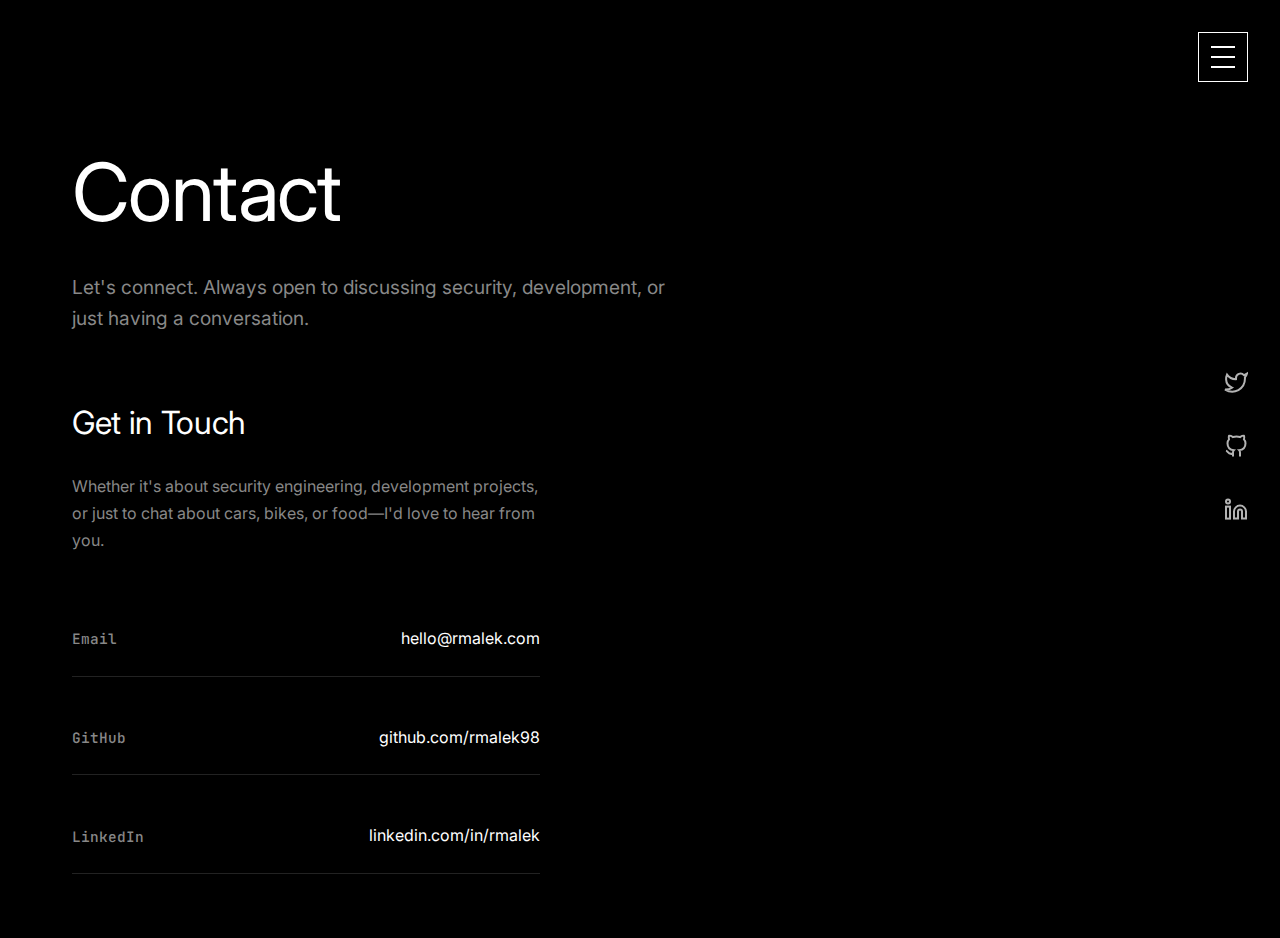
<file: contact.html>
<!DOCTYPE html>
<html lang="en">
<head>
    <meta charset="UTF-8">
    <meta name="viewport" content="width=device-width, initial-scale=1.0">
    <title>Contact | rmalek</title>
    <link rel="stylesheet" href="styles.css">
    <link rel="preconnect" href="https://fonts.googleapis.com">
    <link rel="preconnect" href="https://fonts.gstatic.com" crossorigin>
    <link href="https://fonts.googleapis.com/css2?family=Inter:wght@300;400;500;600;700&family=JetBrains+Mono:wght@400;500;600&display=swap" rel="stylesheet">
</head>
<body>
    <!-- Burger Menu -->
    <button class="burger-menu" id="burger-menu" aria-label="Toggle menu">
        <span></span>
        <span></span>
        <span></span>
    </button>

    <!-- Navigation Overlay -->
    <nav class="nav-overlay" id="nav-overlay">
        <div class="nav-content">
            <ul class="nav-menu" id="nav-menu">
                <li><a href="index.html" class="nav-link" data-text="Home">Home</a></li>
                <li><a href="about.html" class="nav-link" data-text="About">About</a></li>
                <li><a href="work.html" class="nav-link" data-text="Work">Work</a></li>
                <li><a href="blog.html" class="nav-link" data-text="Blog">Blog</a></li>
                <li><a href="contact.html" class="nav-link" data-text="Contact">Contact</a></li>
            </ul>
        </div>
    </nav>

    <!-- Social Icons -->
    <div class="social-icons">
        <a href="https://twitter.com" target="_blank" class="social-icon" aria-label="Twitter">
            <svg width="24" height="24" viewBox="0 0 24 24" fill="none" stroke="currentColor" stroke-width="2">
                <path d="M23 3a10.9 10.9 0 0 1-3.14 1.53 4.48 4.48 0 0 0-7.86 3v1A10.66 10.66 0 0 1 3 4s-4 9 5 13a11.64 11.64 0 0 1-7 2c9 5 20 0 20-11.5a4.5 4.5 0 0 0-.08-.83A7.72 7.72 0 0 0 23 3z"/>
            </svg>
        </a>
        <a href="https://github.com" target="_blank" class="social-icon" aria-label="GitHub">
            <svg width="24" height="24" viewBox="0 0 24 24" fill="none" stroke="currentColor" stroke-width="2">
                <path d="M9 19c-5 1.5-5-2.5-7-3m14 6v-3.87a3.37 3.37 0 0 0-.94-2.61c3.14-.35 6.44-1.54 6.44-7A5.44 5.44 0 0 0 20 4.77 5.07 5.07 0 0 0 19.91 1S18.73.65 16 2.48a13.38 13.38 0 0 0-7 0C6.27.65 5.09 1 5.09 1A5.07 5.07 0 0 0 5 4.77a5.44 5.44 0 0 0-1.5 3.78c0 5.42 3.3 6.61 6.44 7A3.37 3.37 0 0 0 9 18.13V22"/>
            </svg>
        </a>
        <a href="https://linkedin.com" target="_blank" class="social-icon" aria-label="LinkedIn">
            <svg width="24" height="24" viewBox="0 0 24 24" fill="none" stroke="currentColor" stroke-width="2">
                <path d="M16 8a6 6 0 0 1 6 6v7h-4v-7a2 2 0 0 0-2-2 2 2 0 0 0-2 2v7h-4v-7a6 6 0 0 1 6-6z"/>
                <rect x="2" y="9" width="4" height="12"/>
                <circle cx="4" cy="4" r="2"/>
            </svg>
        </a>
    </div>

    <!-- Contact Content -->
    <main class="page-content">
        <div class="container">
            <h1 class="page-title">Contact</h1>
            <p class="page-subtitle">Let's connect. Always open to discussing security, development, or just having a conversation.</p>
            
            <div class="contact-grid">
                <div class="contact-info">
                    <h2>Get in Touch</h2>
                    <p>Whether it's about security engineering, development projects, or just to chat about cars, bikes, or food—I'd love to hear from you.</p>
                    
                    <div class="contact-links">
                        <a href="mailto:hello@rmalek.com" class="contact-link">
                            <span class="contact-label">Email</span>
                            <span class="contact-value">hello@rmalek.com</span>
                        </a>
                        <a href="https://github.com" target="_blank" class="contact-link">
                            <span class="contact-label">GitHub</span>
                            <span class="contact-value">github.com/rmalek98</span>
                        </a>
                        <a href="https://linkedin.com" target="_blank" class="contact-link">
                            <span class="contact-label">LinkedIn</span>
                            <span class="contact-value">linkedin.com/in/rmalek</span>
                        </a>
                    </div>
                </div>

                <!-- <form class="contact-form" id="contact-form">
                    <div class="form-group">
                        <label for="name">Name</label>
                        <input type="text" id="name" name="name" placeholder="Your name" required>
                    </div>
                    <div class="form-group">
                        <label for="email">Email</label>
                        <input type="email" id="email" name="email" placeholder="your@email.com" required>
                    </div>
                    <div class="form-group">
                        <label for="message">Message</label>
                        <textarea id="message" name="message" rows="6" placeholder="What's on your mind?" required></textarea>
                    </div>
                    <button type="submit" class="btn btn-primary">Send Message</button>
                    <p style="margin-top: 1rem; color: var(--text-secondary); font-size: 0.9rem; font-style: italic;">Contact form coming soon. For now, please reach out via email.</p>
                </form> -->
            </div>
        </div>
    </main>

    <script src="script.js"></script>
</body>
</html>
</file>
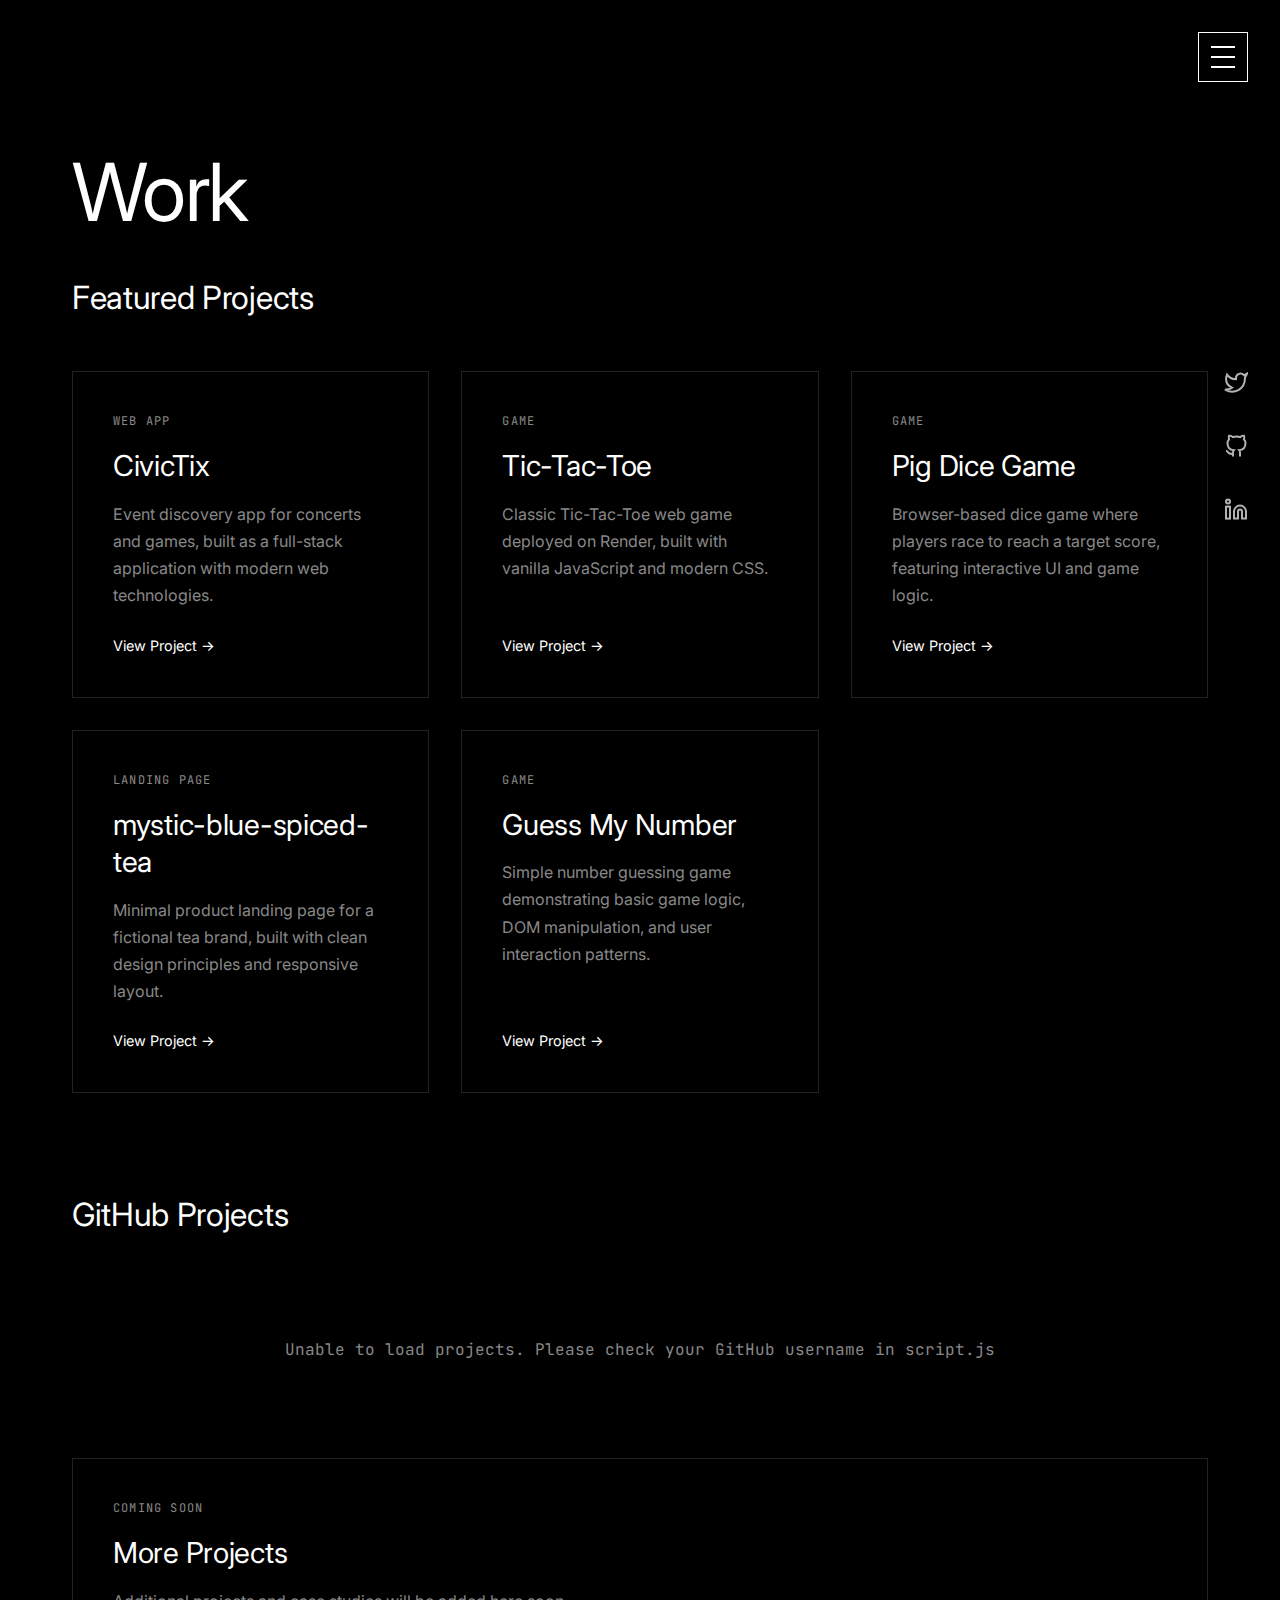
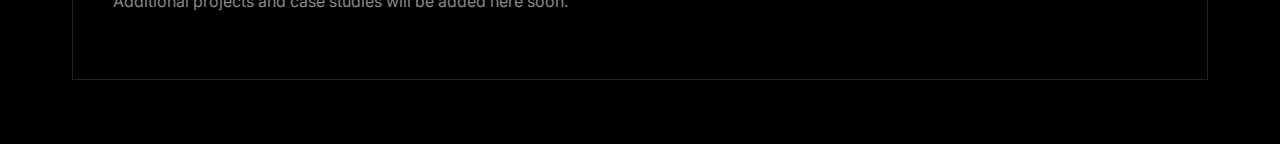
<file: work.html>
<!DOCTYPE html>
<html lang="en">
<head>
    <meta charset="UTF-8">
    <meta name="viewport" content="width=device-width, initial-scale=1.0">
    <title>Work | rmalek</title>
    <link rel="stylesheet" href="styles.css">
    <link rel="preconnect" href="https://fonts.googleapis.com">
    <link rel="preconnect" href="https://fonts.gstatic.com" crossorigin>
    <link href="https://fonts.googleapis.com/css2?family=Inter:wght@300;400;500;600;700&family=JetBrains+Mono:wght@400;500;600&display=swap" rel="stylesheet">
</head>
<body>
    <!-- Burger Menu -->
    <button class="burger-menu" id="burger-menu" aria-label="Toggle menu">
        <span></span>
        <span></span>
        <span></span>
    </button>

    <!-- Navigation Overlay -->
    <nav class="nav-overlay" id="nav-overlay">
        <div class="nav-content">
            <ul class="nav-menu" id="nav-menu">
                <li><a href="index.html" class="nav-link" data-text="Home">Home</a></li>
                <li><a href="about.html" class="nav-link" data-text="About">About</a></li>
                <li><a href="work.html" class="nav-link" data-text="Work">Work</a></li>
                <li><a href="blog.html" class="nav-link" data-text="Blog">Blog</a></li>
                <li><a href="contact.html" class="nav-link" data-text="Contact">Contact</a></li>
            </ul>
        </div>
    </nav>

    <!-- Social Icons -->
    <div class="social-icons">
        <a href="https://twitter.com" target="_blank" class="social-icon" aria-label="Twitter">
            <svg width="24" height="24" viewBox="0 0 24 24" fill="none" stroke="currentColor" stroke-width="2">
                <path d="M23 3a10.9 10.9 0 0 1-3.14 1.53 4.48 4.48 0 0 0-7.86 3v1A10.66 10.66 0 0 1 3 4s-4 9 5 13a11.64 11.64 0 0 1-7 2c9 5 20 0 20-11.5a4.5 4.5 0 0 0-.08-.83A7.72 7.72 0 0 0 23 3z"/>
            </svg>
        </a>
        <a href="https://github.com" target="_blank" class="social-icon" aria-label="GitHub">
            <svg width="24" height="24" viewBox="0 0 24 24" fill="none" stroke="currentColor" stroke-width="2">
                <path d="M9 19c-5 1.5-5-2.5-7-3m14 6v-3.87a3.37 3.37 0 0 0-.94-2.61c3.14-.35 6.44-1.54 6.44-7A5.44 5.44 0 0 0 20 4.77 5.07 5.07 0 0 0 19.91 1S18.73.65 16 2.48a13.38 13.38 0 0 0-7 0C6.27.65 5.09 1 5.09 1A5.07 5.07 0 0 0 5 4.77a5.44 5.44 0 0 0-1.5 3.78c0 5.42 3.3 6.61 6.44 7A3.37 3.37 0 0 0 9 18.13V22"/>
            </svg>
        </a>
        <a href="https://linkedin.com" target="_blank" class="social-icon" aria-label="LinkedIn">
            <svg width="24" height="24" viewBox="0 0 24 24" fill="none" stroke="currentColor" stroke-width="2">
                <path d="M16 8a6 6 0 0 1 6 6v7h-4v-7a2 2 0 0 0-2-2 2 2 0 0 0-2 2v7h-4v-7a6 6 0 0 1 6-6z"/>
                <rect x="2" y="9" width="4" height="12"/>
                <circle cx="4" cy="4" r="2"/>
            </svg>
        </a>
    </div>

    <!-- Work Content -->
    <main class="page-content">
        <div class="container">
            <h1 class="page-title">Work</h1>
            
            <h2 class="section-heading">Featured Projects</h2>
            <div class="work-grid featured-work">
                <div class="work-card">
                    <div class="work-category">Web App</div>
                    <h2 class="work-title">CivicTix</h2>
                    <p class="work-description">
                        Event discovery app for concerts and games, built as a full-stack application with modern web technologies.
                    </p>
                    <a href="https://www.civictix.com" class="work-link" target="_blank" rel="noopener">View Project →</a>
                </div>

                <div class="work-card">
                    <div class="work-category">Game</div>
                    <h2 class="work-title">Tic-Tac-Toe</h2>
                    <p class="work-description">
                        Classic Tic-Tac-Toe web game deployed on Render, built with vanilla JavaScript and modern CSS.
                    </p>
                    <a href="https://tic-tac-toe-pqwg.onrender.com/" class="work-link" target="_blank" rel="noopener">View Project →</a>
                </div>

                <div class="work-card">
                    <div class="work-category">Game</div>
                    <h2 class="work-title">Pig Dice Game</h2>
                    <p class="work-description">
                        Browser-based dice game where players race to reach a target score, featuring interactive UI and game logic.
                    </p>
                    <a href="https://rmalek98.github.io/Pig_Dice_game/" class="work-link" target="_blank" rel="noopener">View Project →</a>
                </div>

                <div class="work-card">
                    <div class="work-category">Landing Page</div>
                    <h2 class="work-title">mystic-blue-spiced-tea</h2>
                    <p class="work-description">
                        Minimal product landing page for a fictional tea brand, built with clean design principles and responsive layout.
                    </p>
                    <a href="https://rmalek98.github.io/mystic-blue-spiced-tea/" class="work-link" target="_blank" rel="noopener">View Project →</a>
                </div>

                <div class="work-card">
                    <div class="work-category">Game</div>
                    <h2 class="work-title">Guess My Number</h2>
                    <p class="work-description">
                        Simple number guessing game demonstrating basic game logic, DOM manipulation, and user interaction patterns.
                    </p>
                    <a href="https://rmalek98.github.io/Guess_My_Number/" class="work-link" target="_blank" rel="noopener">View Project →</a>
                </div>
            </div>

            <h2 class="section-heading github-section-heading">GitHub Projects</h2>
            <div id="github-projects" class="work-grid">
                <div class="loading-message">Loading projects from GitHub...</div>
            </div>
            
            <div class="work-grid" id="placeholder-projects" style="display: none;">
                <div class="work-card">
                    <div class="work-category">Coming Soon</div>
                    <h2 class="work-title">More Projects</h2>
                    <p class="work-description">Additional projects and case studies will be added here soon.</p>
                </div>
            </div>
        </div>
    </main>

    <script src="script.js"></script>
</body>
</html>
</file>
<file: styles.css>
/* Reset & Base Styles */
* {
    margin: 0;
    padding: 0;
    box-sizing: border-box;
}

:root {
    --bg-primary: #000000;
    --bg-secondary: #0a0a0a;
    --text-primary: #ffffff;
    --text-secondary: #888888;
    --accent: #ffffff;
    --border: #222222;
    --transition: all 0.3s ease;
}

html {
    scroll-behavior: smooth;
}

body {
    font-family: 'Inter', -apple-system, BlinkMacSystemFont, 'Segoe UI', sans-serif;
    color: var(--text-primary);
    background-color: var(--bg-primary);
    line-height: 1.6;
    overflow-x: hidden;
    min-height: 100vh;
}

.container {
    max-width: 1200px;
    margin: 0 auto;
    padding: 0 2rem;
}

/* Burger Menu */
.burger-menu {
    position: fixed;
    top: 2rem;
    right: 2rem;
    z-index: 10000;
    width: 50px;
    height: 50px;
    display: flex;
    flex-direction: column;
    justify-content: center;
    align-items: center;
    gap: 8px;
    background: transparent;
    border: 1px solid var(--text-primary);
    border-radius: 0;
    cursor: pointer;
    transition: var(--transition);
}

.burger-menu:hover {
    background: var(--text-primary);
}

.burger-menu:hover span {
    background: var(--bg-primary);
}

.burger-menu span {
    width: 24px;
    height: 2px;
    background: var(--text-primary);
    transition: var(--transition);
}

.burger-menu.active span:nth-child(1) {
    transform: rotate(45deg) translate(8px, 8px);
}

.burger-menu.active span:nth-child(2) {
    opacity: 0;
}

.burger-menu.active span:nth-child(3) {
    transform: rotate(-45deg) translate(7px, -7px);
}

/* Navigation Overlay */
.nav-overlay {
    position: fixed;
    top: 0;
    left: 0;
    width: 100%;
    height: 100%;
    background: var(--bg-primary);
    z-index: 9998;
    display: flex;
    align-items: center;
    justify-content: center;
    opacity: 0;
    visibility: hidden;
    transition: opacity 0.4s ease, visibility 0.4s ease;
}

.nav-overlay.active {
    opacity: 1;
    visibility: visible;
}

.nav-content {
    text-align: center;
}

.nav-menu {
    list-style: none;
    display: flex;
    flex-direction: column;
    gap: 2rem;
}

.nav-link {
    position: relative;
    display: inline-block;
    font-size: clamp(2rem, 6vw, 4rem);
    font-weight: 400;
    color: var(--text-primary);
    text-decoration: none;
    letter-spacing: -0.02em;
    transition: var(--transition);
    font-family: 'Inter', sans-serif;
}

.nav-link:hover {
    opacity: 0.7;
}

/* Social Icons */
.social-icons {
    position: fixed;
    right: 2rem;
    top: 50%;
    transform: translateY(-50%);
    display: flex;
    flex-direction: column;
    gap: 2rem;
    z-index: 100;
}

.social-icon {
    color: var(--text-primary);
    transition: var(--transition);
    opacity: 0.7;
}

.social-icon:hover {
    opacity: 1;
    transform: translateX(-5px);
}

/* Hero Page */
.hero-main {
    min-height: 100vh;
    display: flex;
    align-items: center;
    justify-content: flex-start;
    padding: 2rem;
    padding-left: 4rem;
}

.hero-content {
    text-align: left;
    max-width: 800px;
}

.hero-name {
    font-size: clamp(3rem, 10vw, 6rem);
    font-weight: 400;
    letter-spacing: -0.03em;
    line-height: 1.1;
    margin-bottom: 1.5rem;
    font-family: 'Inter', sans-serif;
    animation: fadeInUp 0.8s ease;
}

.hero-tagline {
    font-size: clamp(1.5rem, 4vw, 2.5rem);
    font-weight: 300;
    color: var(--text-secondary);
    letter-spacing: 0.05em;
    text-transform: uppercase;
    min-height: 2.5rem;
    display: flex;
    align-items: center;
}

.typing-text {
    display: inline-block;
}

.typing-cursor {
    display: inline-block;
    margin-left: 0.2rem;
    animation: blink 1s infinite;
    color: var(--text-secondary);
}

@keyframes fadeInUp {
    from {
        opacity: 0;
        transform: translateY(20px);
    }
    to {
        opacity: 1;
        transform: translateY(0);
    }
}

@keyframes blink {
    0%, 50% {
        opacity: 1;
    }
    51%, 100% {
        opacity: 0;
    }
}

/* Page Content (for other pages) */
.page-content {
    min-height: 100vh;
    padding: 8rem 2rem 4rem;
}

.page-title {
    font-size: clamp(3rem, 8vw, 5rem);
    font-weight: 400;
    letter-spacing: -0.02em;
    margin-bottom: 1rem;
    font-family: 'Inter', serif;
}

.page-subtitle {
    font-size: 1.2rem;
    color: var(--text-secondary);
    margin-bottom: 4rem;
    max-width: 600px;
}

/* About Page */
.about-section {
    max-width: 900px;
}

.about-intro {
    font-size: 1.5rem;
    line-height: 1.8;
    margin-bottom: 4rem;
    color: var(--text-primary);
}

.about-grid {
    display: grid;
    grid-template-columns: repeat(auto-fit, minmax(300px, 1fr));
    gap: 2rem;
    margin-bottom: 4rem;
}

.about-card {
    border: 1px solid var(--border);
    padding: 2rem;
    transition: var(--transition);
}

.about-card:hover {
    border-color: var(--text-primary);
}

.about-card h2 {
    font-size: 1.5rem;
    font-weight: 500;
    margin-bottom: 1rem;
    letter-spacing: -0.01em;
}

.about-card p {
    color: var(--text-secondary);
    line-height: 1.7;
}

.skills-section {
    margin: 6rem 0;
}

.section-heading {
    font-size: 2rem;
    font-weight: 400;
    margin-bottom: 2rem;
    letter-spacing: -0.01em;
}

.github-section-heading {
    margin-top: 6rem;
    margin-bottom: 2rem;
}

.skills-grid {
    display: grid;
    grid-template-columns: repeat(auto-fit, minmax(250px, 1fr));
    gap: 3rem;
}

.skill-category h3 {
    font-size: 1.2rem;
    font-weight: 500;
    margin-bottom: 1.5rem;
    color: var(--text-secondary);
    text-transform: uppercase;
    letter-spacing: 0.1em;
    font-size: 0.9rem;
}

.skill-tags {
    display: flex;
    flex-wrap: wrap;
    gap: 0.75rem;
}

.skill-tag {
    padding: 0.6rem 1.2rem;
    border: 1px solid var(--border);
    font-size: 0.9rem;
    color: var(--text-primary);
    transition: var(--transition);
    font-family: 'JetBrains Mono', monospace;
    background: transparent;
}

.skill-tag:hover {
    border-color: var(--text-primary);
    background: var(--text-primary);
    color: var(--bg-primary);
}

.interests-section {
    margin-top: 6rem;
}

.interests-grid {
    display: grid;
    grid-template-columns: repeat(auto-fit, minmax(200px, 1fr));
    gap: 2rem;
}

.interest-item {
    border: 1px solid var(--border);
    padding: 2rem;
    transition: var(--transition);
}

.interest-item:hover {
    border-color: var(--text-primary);
}

.interest-item h3 {
    font-size: 1.3rem;
    font-weight: 500;
    margin-bottom: 0.75rem;
    letter-spacing: -0.01em;
}

.interest-item p {
    color: var(--text-secondary);
    line-height: 1.6;
}

/* Work Page */
.work-grid {
    display: grid;
    grid-template-columns: repeat(auto-fit, minmax(350px, 1fr));
    gap: 2rem;
    margin-top: 3rem;
}

.work-card {
    border: 1px solid var(--border);
    padding: 2.5rem;
    transition: var(--transition);
    display: flex;
    flex-direction: column;
}

.work-card:hover {
    border-color: var(--text-primary);
}

.work-category {
    font-size: 0.75rem;
    text-transform: uppercase;
    letter-spacing: 0.1em;
    color: var(--text-secondary);
    margin-bottom: 1rem;
    font-family: 'JetBrains Mono', monospace;
}

.work-title {
    font-size: 1.8rem;
    font-weight: 400;
    margin-bottom: 1rem;
    letter-spacing: -0.01em;
    line-height: 1.3;
}

.work-description {
    color: var(--text-secondary);
    line-height: 1.7;
    margin-bottom: 1.5rem;
    flex-grow: 1;
}

.work-link {
    color: var(--text-primary);
    text-decoration: none;
    font-size: 0.9rem;
    transition: var(--transition);
    display: inline-block;
    margin-top: auto;
    align-self: flex-start;
}

.work-link:hover {
    opacity: 0.7;
    transform: translateX(5px);
}

.work-tech {
    display: flex;
    flex-wrap: wrap;
    gap: 0.5rem;
    margin-top: 1.5rem;
    padding-top: 1.5rem;
    border-top: 1px solid var(--border);
}

.work-tech span {
    font-size: 0.85rem;
    color: var(--text-secondary);
    font-family: 'JetBrains Mono', monospace;
    padding: 0.3rem 0.6rem;
    border: 1px solid var(--border);
}

/* Blog Page */
.blog-filters {
    display: flex;
    gap: 1rem;
    margin-bottom: 3rem;
    flex-wrap: wrap;
}

.filter-btn {
    padding: 0.6rem 1.5rem;
    background: transparent;
    border: 1px solid var(--border);
    color: var(--text-secondary);
    font-family: 'JetBrains Mono', monospace;
    font-size: 0.85rem;
    cursor: pointer;
    transition: var(--transition);
    text-transform: uppercase;
    letter-spacing: 0.05em;
}

.filter-btn:hover,
.filter-btn.active {
    border-color: var(--text-primary);
    color: var(--text-primary);
    background: var(--text-primary);
    color: var(--bg-primary);
}

.blog-grid {
    display: grid;
    grid-template-columns: repeat(auto-fit, minmax(350px, 1fr));
    gap: 2rem;
    margin-top: 2rem;
}

.blog-card {
    border: 1px solid var(--border);
    padding: 2.5rem;
    transition: var(--transition);
}

.blog-card:hover {
    border-color: var(--text-primary);
}

.blog-card[data-category] {
    display: block;
}

.blog-card.hidden {
    display: none;
}

.blog-category {
    font-size: 0.75rem;
    text-transform: uppercase;
    letter-spacing: 0.1em;
    color: var(--text-secondary);
    margin-bottom: 1rem;
    font-family: 'JetBrains Mono', monospace;
}

.blog-title {
    font-size: 1.8rem;
    font-weight: 400;
    margin-bottom: 1rem;
    letter-spacing: -0.01em;
    line-height: 1.3;
}

.blog-excerpt {
    color: var(--text-secondary);
    line-height: 1.7;
    margin-bottom: 1.5rem;
}

.blog-meta {
    display: flex;
    justify-content: space-between;
    align-items: center;
    padding-top: 1.5rem;
    border-top: 1px solid var(--border);
}

.blog-date {
    font-size: 0.85rem;
    color: var(--text-secondary);
    font-family: 'JetBrains Mono', monospace;
}

.blog-read-more {
    color: var(--text-primary);
    text-decoration: none;
    font-size: 0.9rem;
    transition: var(--transition);
}

.blog-read-more:hover {
    opacity: 0.7;
}

.coming-soon {
    color: var(--text-secondary);
    font-style: italic;
    cursor: default;
}

.coming-soon-container {
    text-align: center;
    padding: 6rem 2rem;
    max-width: 600px;
    margin: 4rem auto 0;
}

.coming-soon-title {
    font-size: 3rem;
    font-weight: 400;
    letter-spacing: -0.02em;
    margin-bottom: 2rem;
    color: var(--text-primary);
}

.coming-soon-text {
    font-size: 1.2rem;
    color: var(--text-secondary);
    line-height: 1.8;
}

/* Blog Post Page Styles */
.blog-post-container {
    max-width: 800px;
    margin: 0 auto;
}

.back-to-blog {
    display: inline-block;
    color: var(--text-secondary);
    text-decoration: none;
    font-size: 0.9rem;
    margin-bottom: 2rem;
    transition: var(--transition);
    font-family: 'JetBrains Mono', monospace;
}

.back-to-blog:hover {
    color: var(--text-primary);
}

.blog-post {
    margin-top: 2rem;
}

.blog-post-header {
    margin-bottom: 3rem;
}

.blog-post-category {
    font-size: 0.75rem;
    text-transform: uppercase;
    letter-spacing: 0.1em;
    color: var(--text-secondary);
    margin-bottom: 1rem;
    font-family: 'JetBrains Mono', monospace;
}

.blog-post-title {
    font-size: clamp(2rem, 5vw, 3rem);
    font-weight: 400;
    letter-spacing: -0.02em;
    line-height: 1.2;
    margin-bottom: 1.5rem;
}

.blog-post-meta {
    display: flex;
    gap: 1.5rem;
    color: var(--text-secondary);
    font-size: 0.9rem;
    font-family: 'JetBrains Mono', monospace;
}

.blog-post-content {
    line-height: 1.8;
    color: var(--text-primary);
}

.blog-post-content h2 {
    font-size: 1.8rem;
    font-weight: 500;
    margin-top: 3rem;
    margin-bottom: 1.5rem;
    letter-spacing: -0.01em;
}

.blog-post-content h3 {
    font-size: 1.3rem;
    font-weight: 500;
    margin-top: 2rem;
    margin-bottom: 1rem;
    letter-spacing: -0.01em;
}

.blog-post-content p {
    margin-bottom: 1.5rem;
    color: var(--text-secondary);
}

.blog-intro {
    font-size: 1.2rem;
    color: var(--text-primary);
    font-weight: 400;
    margin-bottom: 2rem;
}

.blog-divider {
    border: none;
    border-top: 1px solid var(--border);
    margin: 3rem 0;
}

.blog-list {
    margin: 1.5rem 0;
    padding-left: 1.5rem;
    color: var(--text-secondary);
}

.blog-list li {
    margin-bottom: 0.75rem;
    line-height: 1.7;
}

.blog-list ul {
    margin-top: 0.5rem;
    margin-bottom: 0.5rem;
}

.blog-checklist {
    list-style: none;
    padding-left: 0;
}

.blog-checklist li {
    padding-left: 0.5rem;
}

.blog-post-content code {
    background: var(--bg-tertiary);
    border: 1px solid var(--border);
    padding: 0.2rem 0.5rem;
    border-radius: 4px;
    font-family: 'JetBrains Mono', monospace;
    font-size: 0.9em;
    color: var(--text-primary);
}

.code-block {
    background: var(--bg-tertiary);
    border: 1px solid var(--border);
    border-radius: 8px;
    padding: 1.5rem;
    margin: 1.5rem 0;
    overflow-x: auto;
}

.code-block code {
    background: transparent;
    border: none;
    padding: 0;
    font-size: 0.9rem;
    color: var(--text-primary);
    font-family: 'JetBrains Mono', monospace;
}

.code-block pre {
    margin: 0;
    padding: 0;
    overflow-x: auto;
}

.code-block pre code {
    display: block;
    white-space: pre;
}

.blog-post-content a {
    color: var(--text-primary);
    text-decoration: underline;
    text-decoration-color: var(--text-secondary);
    transition: var(--transition);
}

.blog-post-content a:hover {
    text-decoration-color: var(--text-primary);
}

.blog-warning {
    background: rgba(255, 255, 255, 0.05);
    border-left: 3px solid var(--text-primary);
    padding: 1rem 1.5rem;
    margin: 1.5rem 0;
    color: var(--text-primary);
    font-style: italic;
}

.loading-message {
    color: var(--text-secondary);
    text-align: center;
    padding: 3rem;
    font-family: 'JetBrains Mono', monospace;
}

.github-project-card {
    border: 1px solid var(--border);
    padding: 2.5rem;
    transition: var(--transition);
    display: flex;
    flex-direction: column;
}

.github-project-card:hover {
    border-color: var(--text-primary);
}

.github-project-header {
    display: flex;
    justify-content: space-between;
    align-items: start;
    margin-bottom: 1rem;
}

.github-project-title {
    font-size: 1.8rem;
    font-weight: 400;
    margin-bottom: 0.5rem;
    letter-spacing: -0.01em;
    line-height: 1.3;
}

.github-project-link {
    color: var(--text-primary);
    text-decoration: none;
    transition: var(--transition);
    display: inline-flex;
    align-items: center;
    gap: 0.5rem;
}

.github-project-link:hover {
    opacity: 0.7;
}

.github-project-description {
    color: var(--text-secondary);
    line-height: 1.7;
    margin-bottom: 1.5rem;
    flex-grow: 1;
}

.github-project-footer {
    display: flex;
    justify-content: space-between;
    align-items: center;
    padding-top: 1.5rem;
    border-top: 1px solid var(--border);
    flex-wrap: wrap;
    gap: 1rem;
}

.github-project-stats {
    display: flex;
    gap: 1.5rem;
    font-size: 0.85rem;
    color: var(--text-secondary);
    font-family: 'JetBrains Mono', monospace;
}

.github-project-stat {
    display: flex;
    align-items: center;
    gap: 0.5rem;
}

.github-project-languages {
    display: flex;
    flex-wrap: wrap;
    gap: 0.5rem;
}

/* Contact Page */
.contact-grid {
    display: grid;
    grid-template-columns: 1fr 1fr;
    gap: 4rem;
    margin-top: 3rem;
    max-width: 1000px;
}

.contact-info h2 {
    font-size: 2rem;
    font-weight: 400;
    margin-bottom: 1.5rem;
    letter-spacing: -0.01em;
}

.contact-info p {
    color: var(--text-secondary);
    line-height: 1.7;
    margin-bottom: 3rem;
}

.contact-links {
    display: flex;
    flex-direction: column;
    gap: 1.5rem;
}

.contact-link {
    display: flex;
    justify-content: space-between;
    align-items: center;
    padding: 1.5rem 0;
    border-bottom: 1px solid var(--border);
    text-decoration: none;
    color: var(--text-primary);
    transition: var(--transition);
}

.contact-link:hover {
    padding-left: 1rem;
}

.contact-label {
    font-weight: 500;
    color: var(--text-secondary);
    font-family: 'JetBrains Mono', monospace;
    font-size: 0.9rem;
}

.contact-value {
    color: var(--text-primary);
}

.contact-form {
    display: flex;
    flex-direction: column;
    gap: 2rem;
}

.form-group {
    display: flex;
    flex-direction: column;
    gap: 0.5rem;
}

.form-group label {
    font-size: 0.9rem;
    color: var(--text-secondary);
    font-family: 'JetBrains Mono', monospace;
    text-transform: uppercase;
    letter-spacing: 0.05em;
}

.form-group input,
.form-group textarea {
    padding: 1rem;
    background: transparent;
    border: 1px solid var(--border);
    color: var(--text-primary);
    font-family: inherit;
    font-size: 1rem;
    transition: var(--transition);
}

.form-group input:focus,
.form-group textarea:focus {
    outline: none;
    border-color: var(--text-primary);
}

.form-group textarea {
    resize: vertical;
    min-height: 150px;
}

.btn {
    padding: 1rem 2rem;
    background: transparent;
    border: 1px solid var(--text-primary);
    color: var(--text-primary);
    font-family: inherit;
    font-size: 1rem;
    cursor: pointer;
    transition: var(--transition);
    text-transform: uppercase;
    letter-spacing: 0.05em;
    font-weight: 500;
}

.btn-primary {
    background: var(--text-primary);
    color: var(--bg-primary);
}

.btn-primary:hover {
    background: transparent;
    color: var(--text-primary);
}

/* Responsive */
@media (max-width: 968px) {
    .contact-grid {
        grid-template-columns: 1fr;
    }

    .about-grid,
    .work-grid,
    .blog-grid {
        grid-template-columns: 1fr;
    }

    .skills-grid {
        grid-template-columns: 1fr;
    }
}

@media (max-width: 768px) {
    .burger-menu {
        top: 1.5rem;
        right: 1.5rem;
        width: 45px;
        height: 45px;
    }

    .social-icons {
        right: 1.5rem;
        gap: 1.5rem;
    }

    .page-content {
        padding: 6rem 1.5rem 3rem;
    }

    .hero-main {
        padding-left: 2rem;
        justify-content: center;
    }

    .hero-content {
        text-align: center;
    }

    .interests-grid {
        grid-template-columns: 1fr;
    }

    .blog-post-container {
        padding: 0 1rem;
    }

    .blog-post-title {
        font-size: 2rem;
    }

    .code-block {
        padding: 1rem;
        font-size: 0.85rem;
    }
}

@media (max-width: 480px) {
    .social-icons {
        position: fixed;
        bottom: 2rem;
        right: 2rem;
        top: auto;
        transform: none;
        flex-direction: row;
        gap: 1rem;
        z-index: 100;
    }
}
</file>
